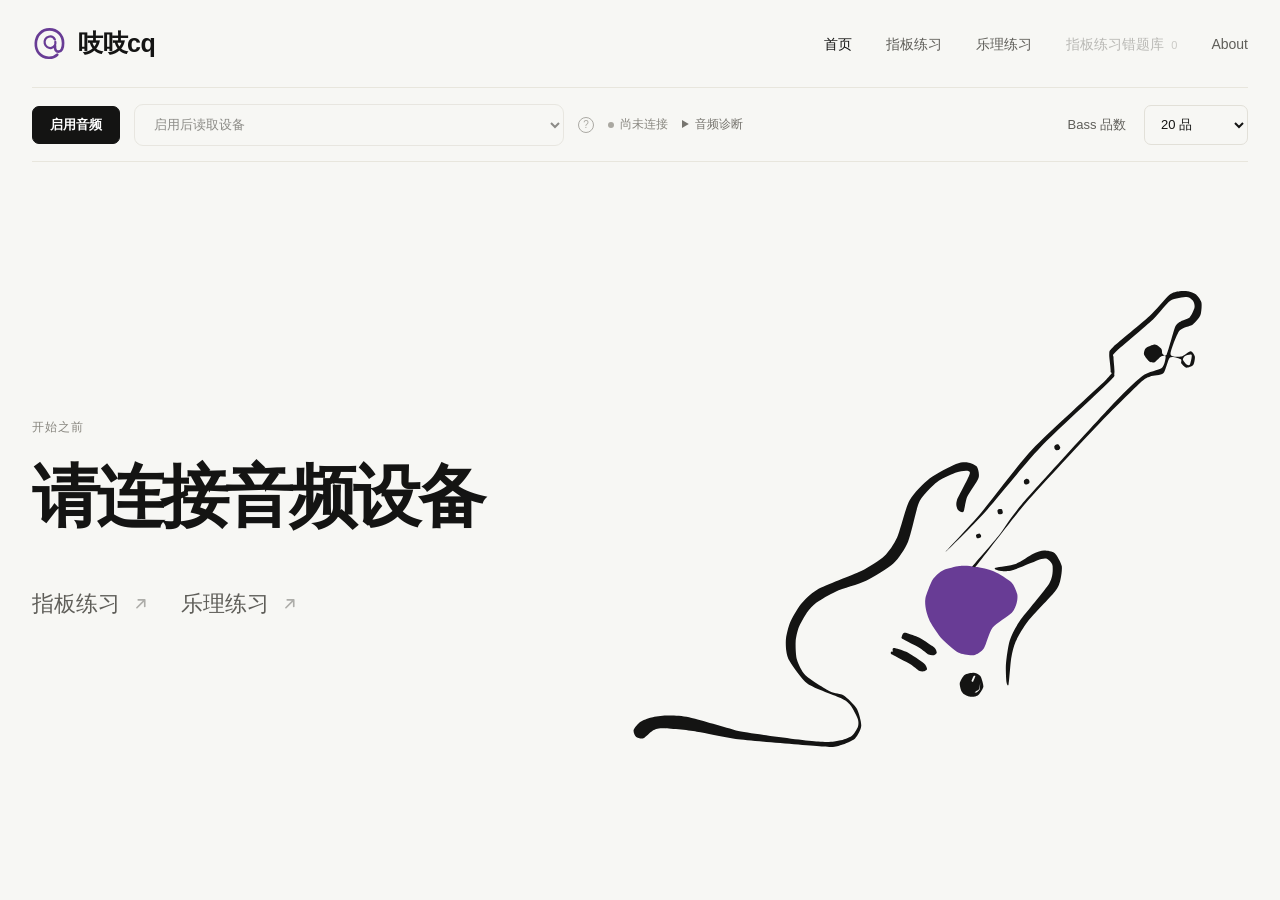
<file: index.html>
<!doctype html>
<html lang="zh-CN">
<head>
  <meta charset="UTF-8" />
  <meta name="viewport" content="width=device-width, initial-scale=1" />
  <link rel="icon" href="data:," />
  <link rel="preload" as="image" href="assets/maimai-about.webp" type="image/webp" />
  <title>贝斯指板练习</title>
  <link rel="stylesheet" href="base-styles.css?v=20260902-1" />
  <link rel="stylesheet" href="styles.css?v=20260920-2" />
  <script src="home-ui.js?v=20260920-1" defer></script>
  <script src="bass-motion.js?v=20260902-1" defer></script>
  <script src="theory-hub.js?v=20260905-2" defer></script>
</head>
<body>
  <main class="shell">
    <header class="site-header" data-tuning-module="header">
      <a class="home-brand" href="./" data-home-action="home" aria-label="返回首页">
        <svg class="brand-mark" viewBox="0 0 42 42" aria-hidden="true">
          <path class="at-outer" d="M30.3 34.4c-2.8 2.7-6.4 4-10.6 3.7C10.4 37.5 4.1 30.4 4.6 20.5 5.1 10.8 12 4 21.1 4.1c9.2.1 16.1 6.8 16.2 16.2.1 6.5-2.1 10.5-5.5 10.5-3.1 0-4.7-2.7-4.2-7.1" />
          <path class="at-inner" d="M27.4 16.1c-1.4-2.6-4.6-4-7.5-3.2-3.5.9-5.5 4.6-4.6 8.2.9 3.7 4.6 6 8.1 5.2 3.1-.7 5.2-3.9 4.6-7.2" />
        </svg>
        <span>吱吱cq</span>
      </a>
      <h1 class="practice-brand-title">
        <svg class="practice-brand-mark" viewBox="870 575 195 185" aria-hidden="true">
          <path d="M882,641C883.3,634.6 891.2,614.4 894,609C896.8,603.6 902.2,598.5 905,596C907.8,593.5 912.2,589.8 917,588C921.8,586.2 939,581.7 945,581C951,580.3 965.4,580 974,583C980.2,582.2 1001.8,587.6 1010,591C1018.2,594.4 1036.8,606 1042,611C1047.2,616 1051.8,628.3 1053,633C1054.2,637.7 1053.2,645.8 1052,650C1050.8,654.2 1048.4,662.5 1043,668C1037.6,673.5 1013.2,688.1 1007,696C1000.8,703.9 995.2,727.9 991,734C986.8,740.1 977.8,746 972,747C966.2,748 950.1,745.6 943,742C935.9,738.4 919.2,723.8 913,717C906.8,710.2 894.6,691.6 891,685C887.4,678.4 884.1,667.3 883,662C881.9,656.7 880.7,647.4 882,641Z" />
        </svg>
        <span id="practiceBrandText">贝斯指板练习</span>
      </h1>
      <nav class="top-nav" aria-label="主导航">
        <button class="top-nav-link is-active" type="button" data-home-action="home">首页</button>
        <button class="top-nav-link" type="button" data-home-action="fretboard">指板练习</button>
        <button class="top-nav-link" type="button" data-home-action="theory">乐理练习</button>
        <button id="headerWrongBank" class="top-nav-link" type="button" data-home-action="wrong">指板练习错题库 <span id="headerWrongCount">0</span></button>
        <button id="aboutButton" class="top-nav-link" type="button">About</button>
      </nav>
    </header>

    <section id="audioControls" class="card controls home-setup-bar" aria-label="音频与贝斯设置">
      <div class="setup-main">
        <button id="startButton" data-tuning-text="startButton">启用音频</button>
        <div class="device-field" data-tuning-module="deviceControls">
          <label class="sr-only" for="deviceSelect" data-tuning-text="audioLabel">音频输入设备</label>
          <select id="deviceSelect" disabled><option value="">启用后读取设备</option></select>
        </div>
        <span class="help-note help-note--audio">
          <button class="help-note-trigger" type="button" aria-label="音频输入说明" aria-expanded="false">?</button>
          <span class="help-note-popover" role="tooltip" hidden>推荐使用声卡，自带麦可能不稳定。</span>
        </span>
        <p id="deviceStatus" class="status"><span class="dot"></span>尚未连接</p>
        <details id="diagnosticPanel" class="diagnostic-panel" data-tuning-module="diagnostics">
          <summary>音频诊断</summary>
          <section class="diagnostics">
            <div><span>信号</span><strong id="level">— dB</strong></div>
            <div><span>置信度</span><strong id="confidence">—</strong></div>
            <div><span>稳定帧</span><strong id="stableFrames">0 / 4</strong></div>
          </section>
        </details>
      </div>
      <span class="bass-setup-copy">Bass 品数</span>
      <div class="instrument-config" data-tuning-module="fretSetup">
        <label class="sr-only" for="fretCount" data-tuning-text="fretLabel">贝斯品数</label>
        <select id="fretCount" class="compact-select" aria-label="贝斯品数">
          <option value="20" selected>20 品</option>
          <option value="21">21 品</option>
          <option value="22">22 品</option>
          <option value="24">24 品</option>
        </select>
      </div>
      <p class="privacy" data-tuning-module="privacy" data-tuning-text="privacyText">音频只在当前浏览器中分析，不上传、不保存。</p>
    </section>

    <section id="homeView" class="home-hero" aria-label="选择练习模块">
      <div class="hero-copy">
        <p class="hero-kicker">开始之前</p>
        <h2 data-tuning-text="productTitle">选择你的练习</h2>
        <nav class="practice-entry-list" aria-label="练习入口">
          <button id="fretboardTab" class="practice-entry" data-description="音名、弦位、八度与反应速度" data-tuning-module="fretboardCard">
            <span class="practice-entry-breathe" aria-hidden="true"></span>
            <strong data-tuning-text="fretboardTitle">指板练习</strong><svg class="practice-entry-arrow" viewBox="0 0 12 12" aria-hidden="true"><path d="M3 9 9 3M4 3h5v5" /></svg>
            <small class="practice-entry-touch-description" data-tuning-text="fretboardDescription">音名、弦位、八度与反应速度</small>
          </button>
          <button id="theoryTab" class="practice-entry" data-description="音阶、五度音型与和弦琶音" data-tuning-module="theoryCard">
            <span class="practice-entry-breathe" aria-hidden="true"></span>
            <strong data-tuning-text="theoryTitle">乐理练习</strong><svg class="practice-entry-arrow" viewBox="0 0 12 12" aria-hidden="true"><path d="M3 9 9 3M4 3h5v5" /></svg>
            <small class="practice-entry-touch-description" data-tuning-text="theoryDescription">音阶、五度音型与和弦琶音</small>
          </button>
        </nav>
        <p id="practiceEntryDescription" class="practice-entry-description" aria-live="polite"></p>
      </div>
      <figure class="bass-illustration" aria-label="抽象手绘贝斯插画">
        <div class="bass-motion-stage" data-svg-src="./assets/home/abstract-bass-motion.svg" aria-hidden="true">
          <img src="./assets/home/abstract-bass-transparent.png" alt="" />
        </div>
      </figure>
    </section>

    <section id="practiceWorkspace" hidden>
      <div class="workspace-bar" hidden><button id="backHomeButton" class="back-button">← 返回首页</button><strong id="workspaceTitle">指板练习</strong></div>

    <section id="fretboardModule">
    <div class="practice-grid">
    <aside class="practice-sidebar">
    <details class="card fretboard-options" open>
      <summary><span>训练范围</span><small id="fretboardOptionsSummary">单弦 E · 仅自然音</small></summary>
    <section class="settings" aria-label="练习设置">
      <div class="setting-row">
        <div><strong>练习弦</strong></div>
        <div class="choice">
          <label><input type="radio" name="stringMode" value="single" checked><span>单弦</span></label>
          <label><input type="radio" name="stringMode" value="mixed"><span>混合弦</span></label>
        </div>
      </div>
      <div id="stringPicker" class="string-picker" aria-label="选择练习弦">
        <label><input type="radio" name="bassString" value="E" checked><span>E</span></label>
        <label><input type="radio" name="bassString" value="A"><span>A</span></label>
        <label><input type="radio" name="bassString" value="D"><span>D</span></label>
        <label><input type="radio" name="bassString" value="G"><span>G</span></label>
      </div>
      <div class="setting-row">
        <div><strong>音名范围</strong></div>
        <div class="choice">
          <label><input type="radio" name="noteSet" value="natural" checked><span>仅自然音</span></label>
          <label><input type="radio" name="noteSet" value="all"><span>全部音</span></label>
          <label><input type="radio" name="noteSet" value="accidental"><span>仅升降音</span></label>
        </div>
      </div>
      <div class="settings-group-heading"><strong>其他设置</strong><small id="fretboardChallengeSummary">不区分八度 · 不限时</small></div>
      <div class="setting-row">
        <div><strong>八度判定</strong><small>开启后必须区分 G2、G3等实际音高</small></div>
        <div class="choice">
          <label><input type="radio" name="octaveMode" value="ignore" checked><span>不区分</span></label>
          <label><input type="radio" name="octaveMode" value="exact"><span>区分八度</span></label>
        </div>
      </div>
      <div class="setting-row">
        <div><strong>答题时间</strong><small>超时不计入错题库</small></div>
        <div class="choice">
          <label><input type="radio" name="timeLimit" value="0" checked><span>不限时</span></label>
          <label><input type="radio" name="timeLimit" value="5"><span>5 秒</span></label>
          <label><input type="radio" name="timeLimit" value="3"><span>3 秒</span></label>
        </div>
      </div>
    </section>
    </details>
    <button id="wrongBankButton" class="wrong-bank-button" hidden>错题库 <span id="wrongCount">0</span></button>
    <span class="signature-watermark signature-watermark--practice" aria-hidden="true">@吱吱cq</span>
    </aside>

    <div class="practice-main">
    <div id="quizHome"></div>
    <section id="quizCard" class="card quiz">
      <div class="scorebar">
        <span>第 <strong id="round">1</strong> 题</span>
        <span id="timer">不限时</span>
        <span>正确 <strong id="score">0</strong></span>
      </div>
      <p id="prompt" class="prompt">请弹出</p>
      <div id="targetNote" class="target-note">—</div>
      <p id="enharmonic" class="enharmonic"></p>
      <p id="targetOctave" class="octave">启用音频后开始</p>
      <button id="readyButton" class="ready-button" hidden>开始</button>
      <div id="feedback" class="feedback waiting">等待开始</div>
      <p id="heard" class="heard">当前识别：—</p>
      <div class="quiz-actions">
        <button id="exitWrongButton" class="secondary" hidden>退出错题练习</button>
        <button id="pauseButton" class="secondary" disabled>暂停练习</button>
        <button id="nextButton" class="secondary" disabled>跳过本题</button>
      </div>
    </section>
    <div class="fretboard-mobile-footer-actions">
      <button class="fretboard-mobile-home back-button" type="button" data-home-action="home">返回首页</button>
      <div class="coverage-help-group">
        <div id="fretboardCoverage" class="coverage-status">覆盖 0 / 0</div>
        <span class="help-note help-note--coverage">
          <button class="help-note-trigger" type="button" aria-label="题库覆盖说明" aria-expanded="false">?</button>
          <span class="help-note-popover" role="tooltip" hidden>当前设置下完整练过的题目 / 全部题目</span>
        </span>
      </div>
    </div>
    </div>
    </div>
    <footer class="practice-footer">@吱吱cq</footer>
    </section>

    <section id="theoryModule" hidden>
      <section id="theoryHub" class="theory-hub">
        <nav class="theory-hub-tabs" role="tablist" aria-label="选择乐理练习">
          <button class="theory-hub-tab is-selected" type="button" role="tab" aria-selected="true" data-hub-theory="scale">音阶</button>
          <button class="theory-hub-tab" type="button" role="tab" aria-selected="false" data-hub-theory="triad">和弦琶音</button>
          <button class="theory-hub-tab" type="button" role="tab" aria-selected="false" data-hub-theory="interval">五度音型</button>
          <button class="theory-hub-tab" type="button" role="tab" aria-selected="false" data-hub-theory="degree">调内级数</button>
        </nav>
        <section id="theoryHubHero" class="theory-hub-hero" data-hub-kind="scale" aria-labelledby="theoryHubTitle">
          <div class="theory-hub-copy">
            <div class="theory-hub-copy-content">
              <p class="theory-hub-kicker">乐理练习</p>
              <h2 id="theoryHubTitle">音阶</h2>
              <p id="theoryHubDescription">熟悉大调与自然小调的音阶走向</p>
              <button id="theoryHubLaunch" type="button" data-theory-type="scale" hidden aria-hidden="true" tabindex="-1"></button>
            </div>
          </div>
          <div class="theory-hub-preview" aria-label="音阶练习过程预览">
            <span class="signature-watermark signature-watermark--hub" aria-hidden="true">@吱吱cq</span>
            <div class="theory-preview-copy">
              <p id="theoryPreviewPrompt" class="theory-preview-prompt" hidden></p>
              <h3 id="theoryPreviewTitle">大调</h3>
            </div>
            <div id="theoryPreviewSequence" class="theory-preview-sequence theory-preview-sequence--scale" aria-hidden="true"></div>
          </div>
        </section>
        <footer class="practice-footer">@吱吱cq</footer>
      </section>
      <select id="theoryType" hidden aria-label="当前乐理练习"><option value="scale">音阶</option><option value="interval">五度音型</option><option value="triad">和弦琶音</option><option value="degree">调内级数</option></select>
      <section id="theoryPractice" hidden>
      <div class="subpage-bar theory-hub-back-row"><button id="backTheoryButton" class="back-button">返回乐理 Hub</button><strong id="theoryPracticeTitle" class="sr-only">音阶</strong></div>
      <div class="practice-grid theory-grid">
      <aside class="practice-sidebar">
      <details class="card theory-options" open>
        <summary><span>训练范围</span><small id="theoryOptionsSummary">可选</small></summary>
        <section class="settings theory-settings">
        <div id="scaleQualityRow" class="setting-row">
          <div><strong id="scaleQualityLabel">音阶类型</strong></div>
          <select id="scaleQuality" class="compact-select" aria-label="音阶类型">
            <option value="major" selected>大调</option>
            <option value="minor">自然小调</option>
            <option value="major-pentatonic">大调五声音阶</option>
            <option value="minor-pentatonic">小调五声音阶</option>
            <option value="minor-blues">小调布鲁斯音阶</option>
          </select>
        </div>
        <div id="theoryRootRangeRow" class="setting-row">
          <div><strong id="theoryRootRangeLabel">主音范围</strong></div>
          <div class="choice">
            <label><input type="radio" name="theoryRootRange" value="natural" checked><span>仅自然音</span></label>
            <label><input type="radio" name="theoryRootRange" value="all"><span>全部音</span></label>
            <label><input type="radio" name="theoryRootRange" value="accidental"><span>仅升降音</span></label>
          </div>
        </div>
        <div class="setting-row">
          <div><strong id="theoryKeyLabel">调</strong></div>
          <select id="scaleKey" class="compact-select" aria-label="选择调">
            <option value="random" selected>不指定</option>
            <option value="0">C</option><option value="7">G</option><option value="2">D</option><option value="9">A</option>
            <option value="4">E</option><option value="11">B</option><option value="6">F♯ / G♭</option><option value="1">C♯ / D♭</option>
            <option value="8">G♯ / A♭</option><option value="3">D♯ / E♭</option><option value="10">A♯ / B♭</option><option value="5">F</option>
          </select>
        </div>
        <div id="theoryStringRow" class="setting-row">
          <div><strong>根音所在弦</strong></div>
          <div class="choice">
            <label><input type="radio" name="scaleString" value="E"><span>E 弦</span></label>
            <label><input type="radio" name="scaleString" value="A"><span>A 弦</span></label>
            <label><input type="radio" name="scaleString" value="D"><span>D 弦</span></label>
            <label><input type="radio" name="scaleString" value="G"><span>G 弦</span></label>
            <label><input type="radio" name="scaleString" value="mixed" checked><span>不指定</span></label>
          </div>
        </div>
        <div id="arpStringRow" class="setting-row" hidden>
          <div><strong>起始弦</strong><small>从 E 弦或 A 弦根音开始</small></div>
          <div class="choice">
            <label><input type="radio" name="arpString" value="E"><span>E 弦</span></label>
            <label><input type="radio" name="arpString" value="A"><span>A 弦</span></label>
            <label><input type="radio" name="arpString" value="mixed" checked><span>不指定</span></label>
          </div>
        </div>
        <div id="triadRow" class="setting-row" hidden>
          <div><strong>和弦类型</strong></div>
          <select id="triadType" class="compact-select" aria-label="和弦类型">
            <option value="random">不指定</option>
            <option value="major" selected>大三和弦</option>
            <option value="minor">小三和弦</option>
            <option value="diminished">减三和弦</option>
            <option value="major7">大七和弦（Maj7）</option>
            <option value="minor7">小七和弦（m7）</option>
            <option value="dominant7">属七和弦（7）</option>
          </select>
        </div>
        </section>
      </details>
      <span class="signature-watermark signature-watermark--practice signature-watermark--theory" aria-hidden="true">@吱吱cq</span>
      </aside>
      <div class="practice-main theory-practice-main">
      <section class="card scale-quiz">
        <p id="scalePrompt" class="prompt">从 A 弦上的 C 开始</p>
        <h2 id="scaleTitle">C 大调</h2>
        <p id="scaleDirectionText" class="scale-direction">上行一个八度，再下行返回</p>
        <div id="scaleProgress" class="scale-progress" aria-label="C大调音阶进度"></div>
        <div id="scaleFeedback" class="feedback waiting">启用音频后开始</div>
        <p id="scaleHeard" class="heard"></p>
        <div id="sequenceHintControls" class="sequence-hint-controls">
          <div class="choice">
            <label><input type="radio" name="hintMode" value="guided"><span>显示音名</span></label>
            <label><input type="radio" name="hintMode" value="memory" checked><span>隐藏音名</span></label>
          </div>
        </div>
        <div class="quiz-actions">
          <button id="resetScaleButton" class="secondary">重新开始</button>
          <button id="skipTheoryButton" class="secondary">跳过本题</button>
        </div>
      </section>
      <div class="theory-mobile-footer-actions">
        <button class="theory-mobile-hub back-button" type="button" data-theory-return>返回乐理 Hub</button>
        <div class="coverage-help-group">
          <div id="theoryCoverage" class="coverage-status">覆盖 0 / 0</div>
          <span class="help-note help-note--coverage">
            <button class="help-note-trigger" type="button" aria-label="题库覆盖说明" aria-expanded="false">?</button>
            <span class="help-note-popover" role="tooltip" hidden>当前设置下完整练过的题目 / 全部题目</span>
          </span>
        </div>
      </div>
      </div>
      </div>
      <footer class="practice-footer">@吱吱cq</footer>
      </section>
    </section>

    </section>
  </main>
  <dialog id="wrongPracticeDialog" class="wrong-practice-dialog">
    <div class="wrong-practice-head">
      <div class="wrong-practice-title-row">
        <h2>错题练习</h2>
        <span class="help-note help-note--inverse">
          <button class="help-note-trigger" type="button" aria-label="错题库说明" aria-expanded="false">?</button>
          <span class="help-note-popover" role="tooltip" hidden>
            <span>同一道题连续答错两次后会进入错题库。</span>
            <span>首次作答正确才会移出。</span>
            <span>错题库会保存在当前设备的浏览器中。</span>
          </span>
        </span>
      </div>
      <span id="wrongPracticeRemaining"></span>
    </div>
    <div id="wrongPracticeBody" class="wrong-practice-body"></div>
  </dialog>
  <dialog id="aboutDialog" class="about-dialog" aria-labelledby="aboutDialogTitle">
    <header class="about-dialog-head">
      <h2 id="aboutDialogTitle">About</h2>
      <button id="closeAboutButton" class="about-dialog-close" type="button" aria-label="关闭 About">×</button>
    </header>
    <div class="about-dialog-copy">
      <p>这是一个帮助记忆贝斯指板的小工具。</p>
      <p>它可以听实际弹奏的音高，和你一起完成练习。</p>
      <p class="about-dialog-storage-note">练习进度和训练设置在刷新或关闭网站后会重置。</p>
      <p>目前包含指板音位记忆和一部分乐理内容，欢迎探索。</p>
    </div>
    <div class="about-dialog-signoff">
      <div class="about-dialog-contact">
        <span>找到我</span>
        <strong>小红书 @吱吱cq</strong>
        <svg class="about-dialog-spiral" viewBox="0 0 20 20" aria-hidden="true">
          <path d="M10 2.5c4.15 0 7 2.65 7 6.25 0 4.2-3.45 7.25-7.65 7.25C5.7 16 3 13.75 3 10.65c0-2.85 2.25-4.9 5-4.9 2.35 0 4 1.45 4 3.35 0 1.65-1.3 2.85-2.9 2.85-1.35 0-2.3-.85-2.3-1.9 0-.9.65-1.55 1.45-1.55" />
        </svg>
      </div>
      <div class="about-dialog-maimai-unit">
        <img class="about-dialog-maimai" src="assets/maimai-about.webp" alt="麦麦" />
        <span class="about-dialog-maimai-caption">特别致谢：麦麦女士</span>
      </div>
    </div>
  </dialog>
  <dialog id="timeSupportDialog" class="support-dialog">
    <h2>需要切换为不限时吗？</h2>
    <p>已经连续 5 题超时或出现错误。可以先取消计时，专注找到正确的音。</p>
    <div class="support-actions">
      <button id="switchUntimedButton">返回不限时练习</button>
      <button id="continueTimedButton" class="secondary">继续计时练习</button>
    </div>
  </dialog>
  <script type="module" src="app.js?v=20260919-4"></script>
</body>
</html>
</file>
<file: base-styles.css>
:root { color-scheme: dark; font-family: Inter, ui-sans-serif, -apple-system, BlinkMacSystemFont, "Segoe UI", sans-serif; background:#0b0d0c; color:#f1f3ed; }
* { box-sizing:border-box; }
body { margin:0; min-height:100vh; background:radial-gradient(circle at 50% -20%,#263126 0,transparent 42%),#0b0d0c; }
.shell { width:min(680px,calc(100% - 32px)); margin:0 auto; padding:52px 0 48px; }
header { margin-bottom:24px; }
.eyebrow { color:#b7e56d; letter-spacing:.16em; font-size:12px; font-weight:700; margin:0 0 10px; }
h1 { font-size:clamp(30px,6vw,48px); letter-spacing:-.04em; margin:0; }
.subtitle { color:#92998f; margin:10px 0 0; }
.card { border:1px solid #2a2f2a; border-radius:18px; background:rgba(22,25,22,.92); box-shadow:0 18px 60px rgba(0,0,0,.24); }
.controls { padding:20px; margin-bottom:14px; }
label { display:block; color:#b8beb4; font-size:13px; margin-bottom:9px; }
.control-row { display:flex; gap:10px; }
select,button { min-height:44px; border-radius:10px; border:1px solid #394038; font:inherit; }
select { min-width:0; flex:1; padding:0 12px; background:#0f120f; color:#e8ece4; }
button { padding:0 19px; border-color:#b7e56d; background:#b7e56d; color:#13200d; font-weight:750; cursor:pointer; }
button.stop { border-color:#555d53; background:#272c27; color:#f0f2ed; }
button:disabled { opacity:.55; cursor:wait; }
.status { color:#8d958a; font-size:13px; margin:13px 0 0; }
.dot { display:inline-block; width:7px; height:7px; border-radius:50%; background:#666; margin-right:7px; }
.status.active .dot { background:#b7e56d; box-shadow:0 0 10px #b7e56d; }
.result { min-height:365px; padding:32px 24px; display:flex; align-items:center; flex-direction:column; justify-content:center; }
.hint { margin:0 0 8px; color:#899086; font-size:13px; }
.note { font-size:clamp(90px,25vw,150px); font-weight:800; line-height:.9; letter-spacing:-.08em; font-variant-numeric:tabular-nums; }
.frequency { margin-top:22px; font-size:24px; font-variant-numeric:tabular-nums; }
.unit { color:#7f877d; font-size:14px; }
.tuning { width:min(360px,90%); display:grid; grid-template-columns:22px 1fr 22px; align-items:center; gap:8px; margin-top:25px; color:#697068; }
.meter { height:8px; background:#31362f; border-radius:99px; position:relative; overflow:hidden; }
.meter-fill { position:absolute; left:50%; top:0; width:0; height:100%; background:#b7e56d; transition:width 90ms,left 90ms; }
.center-mark { position:absolute; width:2px; height:14px; background:white; left:calc(50% - 1px); top:-3px; }
.cents { color:#9ca399; font-size:13px; min-height:18px; margin:10px 0 0; }
.diagnostics { display:grid; grid-template-columns:repeat(3,1fr); gap:1px; border:1px solid #282d27; border-radius:14px; overflow:hidden; margin-top:14px; background:#282d27; }
.diagnostics div { padding:15px; background:#151815; display:flex; flex-direction:column; gap:5px; }
.diagnostics span { color:#747c72; font-size:11px; }
.diagnostics strong { font-size:14px; font-variant-numeric:tabular-nums; }
.tips { margin-top:20px; color:#91998f; font-size:13px; line-height:1.6; }
summary { cursor:pointer; color:#b2b9af; }
@media(max-width:520px){.control-row{flex-direction:column}.diagnostics div{padding:12px 9px}.diagnostics strong{font-size:12px}.shell{padding-top:28px}}
</file>
<file: styles.css>
.shell { width:min(1180px,calc(100% - 32px)); padding:24px 0 28px; }
header { margin-bottom:18px; }
header h1 { font-size:clamp(28px,4vw,40px); }
body.in-practice header { margin-bottom:10px; }
body.in-practice header .eyebrow,body.in-practice header .subtitle { display:none; }
body.in-practice header h1 { font-size:24px; }
body.in-practice .shell { padding-bottom:10px; }
.quiz { min-height:430px; padding:25px; text-align:center; position:relative; }
.settings { padding:5px 20px; margin-bottom:14px; }
.setting-row { display:flex; align-items:center; justify-content:space-between; gap:18px; padding:16px 0; border-bottom:1px solid #2a2f2a; }
.setting-row:last-child { border-bottom:0; }
.setting-row[hidden] { display:none; }
.setting-row strong { display:block; font-size:14px; }
.setting-row small { display:block; color:#7e867b; margin-top:4px; line-height:1.35; }
.choice,.string-picker { display:flex; flex-shrink:0; padding:3px; border-radius:10px; background:#0e110e; }
.choice label,.string-picker label { margin:0; cursor:pointer; }
.choice input,.string-picker input { position:absolute; opacity:0; pointer-events:none; }
.choice span,.string-picker span { display:block; padding:7px 10px; border-radius:7px; color:#8e968b; white-space:nowrap; font-size:12px; }
.choice input:checked+span,.string-picker input:checked+span { background:#34412d; color:#c9ef8c; }
.string-picker { margin:11px 0 3px; width:max-content; }
.string-picker span { min-width:42px; text-align:center; font-size:14px; font-weight:750; }
.string-picker.hidden { display:none; }
.compact-select { flex:0 0 auto; min-width:100px; min-height:38px; }
.instrument-config { display:flex; align-items:center; justify-content:space-between; gap:12px; margin-top:15px; padding-top:15px; border-top:1px solid #2a2f2a; }
.instrument-config label { margin:0; color:#d4dad0; font-size:15px; font-weight:750; }
.instrument-config .compact-select { min-width:105px; }
.scorebar { display:flex; justify-content:space-between; color:#8e968b; font-size:13px; }
.scorebar strong { color:#eef1ea; }
#timer.urgent { color:#ff9f8c; font-weight:750; }
.prompt { color:#8b9388; margin:47px 0 4px; }
.target-note { font-size:clamp(100px,28vw,168px); font-weight:850; line-height:.9; letter-spacing:-.06em; font-variant-numeric:tabular-nums; }
.octave-number { display:inline-block; margin-left:.04em; font-size:.48em; letter-spacing:0; vertical-align:baseline; }
.question-concealed { visibility:hidden; }
.ready-button { display:block; margin:0 auto 14px; }
.ready-button[hidden] { display:none; }
.enharmonic { height:20px; color:#b7c1b2; margin:10px 0 0; font-size:14px; }
.octave { color:#8e968b; margin:12px 0 28px; }
.feedback { display:inline-block; min-width:180px; padding:10px 17px; border-radius:99px; font-weight:750; }
.feedback.waiting { color:#90978d; background:#252a24; }
.feedback.correct { color:#18230f; background:#b7e56d; }
.feedback.wrong { color:#ffd5ce; background:#552c27; }
.feedback.listening { color:#d8e6ca; background:#263320; }
.heard { min-height:20px; color:#7d857a; font-size:13px; margin:15px 0; }
.secondary { min-height:38px; color:#c9d0c5; background:transparent; border-color:#3b4239; }
.secondary:disabled { opacity:.35; cursor:not-allowed; }
.quiz-actions { display:flex; justify-content:center; gap:10px; }
.quiz-actions [hidden] { display:none; }
.privacy { text-align:center; color:#626961; font-size:11px; margin-top:16px; }
.wrong-bank-button { display:block; margin:0 0 14px auto; min-height:36px; padding:0 13px; background:#1c211c; border-color:#343a33; color:#bcc4b9; font-size:13px; }
.wrong-bank-button span { display:inline-grid; place-items:center; min-width:22px; height:22px; margin-left:5px; border-radius:99px; background:#353d33; color:#dcedc8; }
.wrong-bank-button:disabled { opacity:.45; cursor:not-allowed; }
.controls.compact { display:flex; align-items:center; gap:14px; padding:10px 14px; }
.controls.compact>label { display:none; }
.controls.compact .control-row { flex:1; min-width:280px; }
.controls.compact .control-row select,.controls.compact .control-row button { min-height:38px; }
.controls.compact .status { max-width:230px; margin:0; overflow:hidden; text-overflow:ellipsis; white-space:nowrap; }
.controls.compact .instrument-config { flex:0 0 auto; margin:0; padding:0; border:0; }
.controls.compact .instrument-config select { min-height:38px; }
.controls.compact .diagnostic-panel,.controls.compact .privacy { display:none; }
.practice-grid { display:grid; grid-template-columns:minmax(260px,320px) minmax(0,1fr); align-items:start; gap:14px; }
.practice-sidebar { min-width:0; }
.practice-main { min-width:0; }
.practice-main .quiz,.theory-grid .scale-quiz { min-height:380px; margin:0; }
.fretboard-options { margin-bottom:12px; padding:0 16px; }
.fretboard-options>summary { display:flex; align-items:center; justify-content:space-between; padding:15px 0; list-style:none; font-size:14px; font-weight:750; }
.fretboard-options>summary::-webkit-details-marker { display:none; }
.fretboard-options>summary small { color:#778073; font-size:12px; font-weight:500; }
.fretboard-options>summary small { max-width:72%; text-align:right; line-height:1.35; }
.fretboard-options[open]>summary { border-bottom:1px solid #2a2f2a; }
.fretboard-options .settings { margin:0; padding:0; }
.practice-sidebar .setting-row { align-items:flex-start; flex-direction:column; gap:9px; padding:12px 0; }
.coverage-status { padding:12px 0 14px; border-top:1px solid #2a2f2a; color:#aeb6aa; font-size:13px; font-weight:700; text-align:center; }
.practice-sidebar .choice { width:100%; }
.practice-sidebar .choice label { flex:1; }
.practice-sidebar .choice span { text-align:center; padding-left:7px; padding-right:7px; }
.practice-sidebar .compact-select { width:100%; }
.practice-sidebar .string-picker { width:100%; }
.practice-sidebar .string-picker label { flex:1; }
.wrong-bank-button { margin-left:0; width:100%; }
.home-modules,.theory-hub { display:grid; grid-template-columns:repeat(2,1fr); gap:14px; }
.module-card,.theory-card { min-height:220px; padding:28px; border:1px solid #30372f; border-radius:18px; background:#151915; color:#edf1e9; text-align:left; }
.module-card { display:flex; flex-direction:column; justify-content:center; }
.module-card:hover,.theory-card:hover { border-color:#71934c; background:#1b2218; }
.module-card-kicker { display:block; margin-bottom:35px; color:#9fcf62; font-size:11px; font-weight:800; letter-spacing:.13em; }
.module-card strong,.theory-card strong { display:block; font-size:28px; }
.module-card small,.theory-card small { display:block; margin-top:8px; color:#858e82; font-size:13px; line-height:1.5; }
.theory-card { min-height:140px; }
.theory-card.secondary-theory { border-style:dashed; }
.workspace-bar,.subpage-bar { display:flex; align-items:center; justify-content:space-between; margin-bottom:14px; }
.workspace-bar strong,.subpage-bar strong { color:#cbd2c7; font-size:14px; }
.back-button { min-height:36px; padding:7px 12px; border-color:#343b32; background:transparent; color:#aeb6aa; font-size:13px; }
.subpage-bar { margin-top:2px; }
.theory-hub[hidden],#theoryPractice[hidden],#practiceWorkspace[hidden],#homeView[hidden] { display:none; }
.module-tabs { display:grid; grid-template-columns:1fr 1fr; gap:5px; margin:0 0 14px; padding:5px; border:1px solid #2b312a; border-radius:13px; background:#111411; }
.module-tabs button { border-color:transparent; background:transparent; color:#858d82; }
.module-tabs button.active { background:#34412d; color:#cef394; }
.fixed-value { color:#c6cec2; font-size:13px; }
.theory-entry { padding:5px 20px; margin-bottom:14px; }
.theory-entry .setting-row { border-bottom:0; }
.theory-options { margin-bottom:14px; padding:0 20px; }
.theory-options>summary { display:flex; align-items:center; justify-content:space-between; padding:16px 0; cursor:pointer; color:#c6cec2; font-size:14px; font-weight:750; list-style:none; }
.theory-options>summary::-webkit-details-marker { display:none; }
.theory-options>summary small { max-width:72%; color:#778073; font-size:12px; font-weight:500; text-align:right; line-height:1.35; }
.theory-options[open]>summary { border-bottom:1px solid #2a2f2a; }
.theory-options .settings { margin:0; padding:0; }
.scale-quiz { min-height:430px; padding:30px 25px; text-align:center; }
.scale-quiz h2 { margin:8px 0 3px; font-size:45px; }
.scale-direction { margin:0 0 40px; color:#7f877c; }
.scale-progress { display:grid; grid-template-columns:repeat(8,1fr); justify-content:center; gap:7px; margin:0 auto 38px; max-width:560px; }
.scale-step { display:flex; align-items:center; justify-content:center; height:56px; border:1px solid #343b32; border-radius:10px; color:#777f75; font-weight:750; }
.scale-progress.round-trip { width:100%; grid-template-columns:repeat(15,minmax(0,42px)); justify-content:center; gap:4px; max-width:none; }
.scale-progress.round-trip .scale-step { height:44px; border-radius:7px; font-size:13px; }
.scale-progress.short-sequence { grid-template-columns:repeat(auto-fit,minmax(70px,1fr)); max-width:320px; }
.scale-step.done { border-color:#759a4a; background:#293820; color:#c9ef90; }
.scale-step.current { border-color:#b7e56d; color:#eff7e5; box-shadow:0 0 0 2px rgba(183,229,109,.12); }
.scale-step.concealed { color:#596057; }
.scale-step.hint { color:#e2efcf; border-style:dashed; }
.progress-octave { margin-left:2px; font-size:.68em; font-weight:650; opacity:.72; align-self:center; }
.sequence-hint-controls { display:flex; align-items:center; justify-content:center; gap:12px; margin:0 auto 14px; color:#8b9388; font-size:13px; }
.sequence-hint-controls .choice { width:auto; }
.support-dialog { width:min(430px,calc(100% - 28px)); padding:26px; border:1px solid #3b4438; border-radius:18px; background:#121612; color:#edf1e9; box-shadow:0 30px 100px #000; }
.support-dialog::backdrop { background:rgba(0,0,0,.72); backdrop-filter:blur(4px); }
.support-dialog h2 { margin:0 0 10px; font-size:24px; }
.support-dialog p { margin:0 0 22px; color:#90988d; line-height:1.65; }
.support-actions { display:flex; gap:10px; }
.support-actions button { flex:1; }

/* Timed-practice support uses the same neutral modal language as wrong-answer practice. */
.support-dialog { border:1px solid rgba(255,255,255,.12); background:#141413; color:#fff; box-shadow:0 18px 50px rgba(0,0,0,.14); }
.support-dialog p { color:rgba(255,255,255,.72); }
.support-dialog #switchUntimedButton { border-color:#683c95; background:#683c95; color:#fff; }
.support-dialog #continueTimedButton { border-color:rgba(255,255,255,.18); background:transparent; color:#fff; }
.support-dialog #continueTimedButton:hover,.support-dialog #continueTimedButton:focus-visible { border-color:rgba(255,255,255,.3); background:rgba(255,255,255,.06); }
.ready-button { border-color:#683c95; background:#683c95; color:#fff; }
#theoryModule[hidden],#fretboardModule[hidden] { display:none; }
.wrong-practice-dialog { width:min(730px,calc(100% - 24px)); max-height:calc(100vh - 24px); padding:18px; overflow:auto; border:1px solid #394137; border-radius:20px; background:#0e110e; color:#f1f3ed; box-shadow:0 35px 120px #000; }
.wrong-practice-dialog::backdrop { background:rgba(0,0,0,.78); backdrop-filter:blur(5px); }
.wrong-practice-head { display:flex; justify-content:space-between; align-items:flex-end; padding:5px 5px 15px; }
.wrong-practice-head h2 { margin:0; font-size:27px; }
.wrong-practice-head .eyebrow { margin-bottom:4px; }
.wrong-practice-head>span { color:#8c9488; font-size:13px; }
.wrong-practice-dialog .quiz { box-shadow:none; }
.diagnostic-panel { margin-top:14px; color:#7d857a; font-size:12px; }
.diagnostic-panel summary { width:max-content; margin:0 auto; cursor:pointer; }
.diagnostic-panel .diagnostics { margin-top:10px; }
@media(min-width:701px){
  .controls:not(.compact){display:grid;grid-template-columns:minmax(0,1fr) auto;grid-template-rows:auto auto auto;column-gap:20px;row-gap:7px;padding:14px 16px}
  .controls:not(.compact)>label{grid-column:1;grid-row:1;margin:0}
  .controls:not(.compact)>.control-row{grid-column:1;grid-row:2}
  .controls:not(.compact)>.status{grid-column:1;grid-row:3;margin:0;align-self:center}
  .controls:not(.compact)>.instrument-config{grid-column:2;grid-row:2;margin:0;padding:0;border:0;justify-content:flex-start}
  .controls:not(.compact)>.diagnostic-panel{grid-column:2;grid-row:3;margin:0;align-self:center}
  .controls:not(.compact)>.privacy{grid-column:1 / -1;margin:0;text-align:left}
}
@media(max-width:700px){.practice-grid{grid-template-columns:1fr}.controls.compact{align-items:stretch;flex-direction:column}.controls.compact .control-row{min-width:0}.controls.compact .status{max-width:none}.controls.compact .instrument-config{padding-top:10px;border-top:1px solid #2a2f2a}.setting-row{align-items:flex-start;flex-direction:column}.choice{width:100%}.choice label{flex:1}.choice span{text-align:center}.quiz{min-height:410px}}
@media(max-width:600px){.home-modules,.theory-hub{grid-template-columns:1fr}.module-card,.theory-card{min-height:125px}.module-card-kicker{margin-bottom:22px}}
@media(max-width:600px){.scale-progress.round-trip{gap:2px}.scale-progress.round-trip .scale-step{height:36px;border-radius:5px;font-size:10px}}
@media(max-width:600px){.scale-progress{grid-template-columns:repeat(4,1fr)}.scale-step{height:48px}}
@media(max-width:600px){.sequence-hint-controls{align-items:stretch;flex-direction:column}.support-actions{flex-direction:column}}

/* Home UI v1 — editorial warm-white system. */

body:not(.in-practice) {
  background:#f7f7f4;
  color:#141413;
  font-family:"PingFang SC","Microsoft YaHei",sans-serif;
}
body:not(.in-practice) .shell { width:min(1420px,calc(100% - 64px)); margin:0 auto; padding:0; }
.sr-only { position:absolute !important; width:1px !important; height:1px !important; padding:0 !important; margin:-1px !important; overflow:hidden !important; clip:rect(0,0,0,0) !important; white-space:nowrap !important; border:0 !important; }

.site-header { display:flex; align-items:center; justify-content:space-between; min-height:88px; margin:0; border-bottom:1px solid #e8e6dd; }
.home-brand { display:inline-flex; align-items:center; gap:11px; color:#141413; text-decoration:none; font-size:25px; font-weight:600; letter-spacing:-.02em; }
.brand-mark { width:35px; height:35px; overflow:visible; }
.brand-mark path { fill:none; stroke:#683c95; stroke-linecap:round; stroke-linejoin:round; }
.brand-mark .at-outer { stroke-width:3.2; }
.brand-mark .at-inner { stroke-width:2.7; }
.top-nav { display:flex; align-items:center; gap:34px; }
.top-nav-link { position:relative; min-height:36px; padding:0; border:0; border-radius:0; background:transparent; color:#5f5e59; font:500 14px/1 "PingFang SC","Microsoft YaHei",sans-serif; }
.top-nav-link::after { content:""; position:absolute; right:0; bottom:0; left:0; height:1px; background:#683c95; opacity:0; transform:scaleX(.4); transition:opacity 150ms ease,transform 150ms ease; }
.top-nav-link:hover,.top-nav-link:focus-visible,.top-nav-link.is-active { color:#141413; }
.top-nav-link:hover::after,.top-nav-link:focus-visible::after { opacity:1; transform:scaleX(1); }
.top-nav-link:disabled { opacity:.4; cursor:not-allowed; }
#headerWrongCount { display:inline-block; min-width:1ch; margin-left:3px; color:#8b8983; font-size:11px; }
.practice-brand-title { display:none; }

.help-note { position:relative; display:inline-flex; align-items:center; flex:0 0 auto; }
.help-note-trigger { display:inline-grid; place-items:center; width:16px; height:16px; min-height:16px; padding:0; border:1px solid currentColor; border-radius:50%; background:transparent; color:#88867f; font:400 10px/1 "PingFang SC","Microsoft YaHei",sans-serif; opacity:.68; box-shadow:none; }
.help-note-trigger:hover,.help-note-trigger:focus-visible,.help-note-trigger[aria-expanded="true"] { background:transparent; color:#5f5e59; opacity:1; box-shadow:none; }
.help-note-popover { position:fixed; z-index:10000; width:max-content; max-width:min(260px,calc(100vw - 24px)); padding:9px 11px; border:1px solid #e2e0d8; border-radius:7px; background:#f7f7f4; color:#5f5e59; font-size:11px; font-weight:400; line-height:1.55; text-align:left; white-space:normal; box-shadow:0 6px 18px rgba(20,20,19,.06); }
.help-note-popover[hidden] { display:none; }
.help-note-popover>span { display:block; }
.help-note--inverse .help-note-trigger { color:rgba(255,255,255,.74); }
.help-note--inverse .help-note-trigger:hover,.help-note--inverse .help-note-trigger:focus-visible,.help-note--inverse .help-note-trigger[aria-expanded="true"] { color:#fff; }
.help-note--coverage .help-note-trigger { width:14px; height:14px; min-height:14px; color:#5f5e59; font-size:9px; opacity:.55; }
.coverage-help-group { display:flex; align-items:center; justify-content:flex-end; gap:5px; }
.wrong-practice-title-row { display:flex; align-items:center; gap:8px; }
.help-note--audio { align-self:center; }

.about-dialog { width:min(640px,calc(100% - 48px)); max-height:calc(100vh - 32px); padding:32px 42px 22px; overflow:auto; border:1px solid #e2e0d8; border-radius:16px; background:#f7f7f4; color:#141413; box-shadow:0 18px 50px rgba(20,20,19,.12); }
.about-dialog::backdrop { background:rgba(20,20,19,.42); backdrop-filter:none; }
.about-dialog-head { display:flex; align-items:center; justify-content:space-between; gap:24px; margin-bottom:28px; }
.about-dialog-head h2 { margin:0; color:#141413; font-size:28px; font-weight:650; line-height:1.2; letter-spacing:-.025em; }
.about-dialog-close { display:inline-flex; align-items:center; justify-content:center; width:40px; height:40px; min-height:40px; margin:-7px -8px -7px 0; padding:0; border:0; border-radius:0; outline:0; background:transparent; color:#aaa8a1; font:300 18px/1 Arial,sans-serif; box-shadow:none; }
.about-dialog-close:hover { outline:0; background:transparent; color:#85837d; box-shadow:none; }
.about-dialog-close:focus-visible { outline:0; background:transparent; color:#aaa8a1; box-shadow:none; }
.about-dialog-copy { width:100%; margin:0; color:#5f5e59; font-size:17px; font-weight:400; line-height:1.7; }
.about-dialog-copy p { margin:0; }
.about-dialog-copy p+p { margin-top:8px; }
.about-dialog-copy .about-dialog-storage-note { margin-top:12px; }
.about-dialog-signoff { display:grid; grid-template-columns:minmax(170px,1fr) 300px; align-items:center; margin-top:-26px; margin-bottom:-18px; transform:translateX(-64px); }
.about-dialog-maimai-unit { position:relative; display:flex; align-items:center; grid-column:2; grid-row:1; flex-direction:column; width:300px; transform:translate(42px,-20px); }
.about-dialog-maimai { display:block; width:300px; height:auto; margin:0; }
.about-dialog-maimai-caption { margin-top:2px; color:rgba(95,94,89,.62); font-size:11px; font-weight:400; line-height:1.3; white-space:nowrap; }
.about-dialog-contact { z-index:1; display:flex; align-items:center; grid-column:1; grid-row:1; flex-direction:column; gap:2px; transform:translate(10px,2px); color:#683c95; font-size:14px; font-weight:450; line-height:1.4; text-align:center; }
.about-dialog-contact strong { color:#683c95; font-size:14px; font-weight:500; }
.about-dialog-spiral { width:19px; height:19px; margin-top:5px; overflow:visible; fill:none; stroke:#683c95; stroke-width:1.35; stroke-linecap:round; stroke-linejoin:round; }

@media(max-width:900px) and (min-width:521px) {
  .about-dialog { width:min(620px,calc(100% - 48px)); padding:30px 38px 20px; }
  .about-dialog-head h2 { font-size:27px; }
  .about-dialog-copy { width:100%; font-size:17px; }
  .about-dialog-signoff { grid-template-columns:minmax(160px,1fr) 270px; margin-top:-20px; margin-bottom:-14px; transform:translateX(-52px); }
  .about-dialog-maimai-unit { width:270px; transform:translate(36px,-16px); }
  .about-dialog-maimai { width:270px; }
  .about-dialog-contact { transform:translate(8px,0); }
}

body:not(.in-practice) .home-setup-bar { display:grid; grid-template-columns:minmax(0,1fr) auto auto; grid-template-rows:auto; align-items:center; gap:18px; min-height:74px; margin:0; padding:12px 0; border:0; border-bottom:1px solid #e8e6dd; border-radius:0; background:transparent; box-shadow:none; }
.setup-main { display:flex; align-items:center; gap:14px; min-width:0; }
body:not(.in-practice) #startButton { flex:0 0 auto; min-height:38px; padding:0 17px; border:1px solid #141413; border-radius:7px; background:#141413; color:#fff; font-size:13px; font-weight:600; }
body:not(.in-practice) #startButton.stop { border-color:#141413; background:transparent; color:#141413; }
.device-field { flex:0 1 430px; min-width:190px; }
body:not(.in-practice) #deviceSelect { width:100%; min-height:42px; padding:0 42px 0 15px; border:1px solid #e2e0d8; border-radius:9px; background-color:transparent; color:#5f5e59; font-size:13px; font-weight:400; appearance:auto; }
body:not(.in-practice) .home-setup-bar .status { flex:0 0 auto; margin:0; color:#88867f; font-size:12px; white-space:nowrap; }
body:not(.in-practice) .home-setup-bar .dot { width:6px; height:6px; margin-right:6px; background:#aaa8a1; }
body:not(.in-practice) .home-setup-bar .status.active .dot { background:#683c95; box-shadow:none; }
body:not(.in-practice) .home-setup-bar .diagnostic-panel { position:relative; flex:0 0 auto; margin:0; color:#85837d; font-size:12px; }
body:not(.in-practice) .home-setup-bar .diagnostic-panel summary { color:#77756f; }
body:not(.in-practice) .home-setup-bar .diagnostic-panel .diagnostics { position:absolute; z-index:5; top:28px; right:0; width:330px; margin:0; border:1px solid #e2e0d8; border-radius:8px; background:#f7f7f4; }
body:not(.in-practice) .home-setup-bar .diagnostics div { background:#f3f1ec; }
.bass-setup-copy { min-height:38px; padding:0; display:inline-flex; align-items:center; border:0; border-radius:0; color:#5f5e59; font-size:13px; }
body:not(.in-practice) .home-setup-bar .instrument-config { display:block; grid-column:auto; grid-row:auto; margin:0; padding:0; border:0; }
body:not(.in-practice) .home-setup-bar .compact-select { width:104px; min-width:104px; min-height:40px; padding:0 12px; border:1px solid #e2e0d8; border-radius:7px; background:transparent; color:#141413; font-size:13px; }
body:not(.in-practice) .home-setup-bar .privacy { display:none; }

.home-hero { position:relative; display:grid; grid-template-columns:minmax(0,.94fr) minmax(500px,1.06fr); align-items:center; gap:clamp(34px,5vw,84px); min-height:calc(100vh - 164px); padding:clamp(70px,9vh,124px) 0 52px; }
.hero-copy { align-self:center; max-width:650px; padding-left:0; }
.hero-kicker { margin:0 0 24px; color:#88867f; font-size:12px; font-weight:500; letter-spacing:.08em; text-transform:uppercase; }
.hero-copy h2 { max-width:620px; margin:0; color:#141413; font-size:clamp(54px,5.3vw,76px); font-weight:700; line-height:1.08; letter-spacing:-.055em; }
.practice-entry-list { display:flex; align-items:center; gap:20px; margin-top:48px; }
.practice-entry { position:relative; display:inline-flex; align-items:center; gap:13px; min-height:46px; padding:6px 0; border:0; border-radius:8px; background:transparent; color:#5f5e59; font-family:"PingFang SC","Microsoft YaHei",sans-serif; font-size:clamp(19px,1.7vw,25px); font-weight:400; line-height:1.2; transition:background-color 150ms ease,color 150ms ease,padding 150ms ease; }
.practice-entry-breathe { position:absolute; z-index:0; top:50%; left:calc(50% - 26px); width:auto; height:100%; aspect-ratio:1; border-radius:50%; background:transparent; pointer-events:none; transform:translate(-50%,-50%); }
.practice-entry strong,.practice-entry .practice-entry-arrow,.practice-entry .practice-entry-touch-description { position:relative; z-index:1; }
.practice-entry strong { font-weight:400; }
.practice-entry-touch-description { position:absolute; width:1px; height:1px; padding:0; margin:-1px; overflow:hidden; clip:rect(0,0,0,0); white-space:nowrap; border:0; }
.practice-entry-arrow { width:.72em; height:.72em; fill:none; stroke:currentColor; stroke-width:1.25; stroke-linecap:round; stroke-linejoin:round; opacity:.48; transition:opacity 150ms ease; }
.practice-entry:hover,.practice-entry:focus-visible { padding:9px 16px; background:#683c95; color:#fff; outline:none; }
.practice-entry:hover strong,.practice-entry:focus-visible strong { font-weight:500; }
.practice-entry:hover .practice-entry-arrow,.practice-entry:focus-visible .practice-entry-arrow { opacity:1; }
.practice-entry-description { min-height:23px; margin:20px 0 0; color:#5f5e59; font-size:15px; font-weight:400; line-height:1.55; opacity:0; transform:translateY(5px); transition:opacity 170ms ease,transform 170ms ease; }
.practice-entry-description.is-visible { opacity:1; transform:translateY(0); }
.bass-illustration { align-self:center; width:min(126%,1000px); margin:0; justify-self:end; transform:translateX(-3.5%) scale(1.12948264); transform-origin:left bottom; }
.bass-motion-stage { width:100%; aspect-ratio:1619/971; }
.bass-motion-stage>img,.bass-motion-stage>svg { display:block; width:100%; height:100%; }

@media(min-width:1101px) {
  .home-hero { overflow-x:clip; overflow-clip-margin:32px; }
}
@media(min-width:801px) and (max-width:1100px) {
  .bass-illustration { width:min(123%,1000px); transform:translateX(-3.5%) scale(1.07); }
}

body.in-practice .site-header { min-height:auto; border:0; }
body.in-practice .site-header .home-brand,body.in-practice .site-header .top-nav { display:none; }
body.in-practice .practice-brand-title { display:block; }
body.in-practice .home-setup-bar.compact { display:flex; }
body.in-practice .home-setup-bar.compact .setup-main { display:flex; flex:1; align-items:center; gap:10px; min-width:0; }
body.in-practice .home-setup-bar.compact .device-field { flex:1; min-width:180px; }
body.in-practice .home-setup-bar.compact .bass-setup-copy { display:none; }

@media(max-width:980px) {
  body:not(.in-practice) .shell { width:min(100% - 40px,940px); }
  .top-nav { gap:20px; }
  body:not(.in-practice) .home-setup-bar { grid-template-columns:minmax(0,1fr) auto; }
  .setup-main { flex-wrap:wrap; }
  .bass-setup-copy { display:none; }
  .home-hero { grid-template-columns:minmax(0,.9fr) minmax(370px,1.1fr); gap:22px; }
  .hero-copy h2 { font-size:clamp(48px,6.2vw,64px); }
}
@media(max-width:800px) {
  body:not(.in-practice) .shell { width:calc(100% - 32px); }
  .site-header { min-height:72px; }
  .home-brand { font-size:21px; }
  .brand-mark { width:30px; height:30px; }
  .top-nav { gap:14px; }
  .top-nav-link { font-size:12px; }
  .top-nav-link[data-home-action="home"] { display:none; }
  body:not(.in-practice) .home-setup-bar { grid-template-columns:1fr auto; align-items:start; padding:14px 0; }
  .setup-main { gap:10px; }
  .device-field { flex:1 1 230px; }
  body:not(.in-practice) .home-setup-bar .status { order:4; }
  body:not(.in-practice) .home-setup-bar .diagnostic-panel { order:5; }
  .home-hero { grid-template-columns:1fr; min-height:auto; padding:62px 0 38px; }
  .hero-copy { max-width:none; padding:0; }
  .hero-copy h2 { max-width:520px; font-size:clamp(48px,11vw,62px); }
  .practice-entry-list { margin-top:38px; }
  .bass-illustration { width:min(92%,620px); margin-top:8px; justify-self:center; transform:none; }
}
@media(max-width:520px) {
  body:not(.in-practice) .shell { width:calc(100% - 28px); }
  .site-header { align-items:flex-start; min-height:104px; padding:17px 0 12px; }
  .top-nav { display:grid; grid-template-columns:repeat(3,auto); gap:8px 14px; }
  #headerWrongCount { display:none; }
  body:not(.in-practice) .home-setup-bar { display:grid; grid-template-columns:auto minmax(0,1fr) auto; column-gap:8px; row-gap:10px; align-items:center; }
  body:not(.in-practice) .home-setup-bar .setup-main { display:contents; }
  body:not(.in-practice) #startButton { grid-column:1; grid-row:1; }
  .device-field { min-width:0; }
  body:not(.in-practice) .home-setup-bar .device-field { grid-column:2; grid-row:1; }
  body:not(.in-practice) #deviceSelect { min-width:0; }
  body:not(.in-practice) .home-setup-bar .diagnostic-panel { grid-column:3; grid-row:1; justify-self:end; margin:0; }
  body:not(.in-practice) .home-setup-bar .status { grid-column:1 / 3; grid-row:2; justify-self:start; margin:0; }
  body:not(.in-practice) .home-setup-bar .instrument-config { grid-column:3; grid-row:2; margin:0; }
  body:not(.in-practice) .home-setup-bar .bass-setup-copy { display:flex; grid-column:2; grid-row:2; align-self:center; justify-self:end; padding:0; border:0; }
  .home-hero { padding-top:58px; }
  .hero-kicker { margin-bottom:18px; }
  .hero-copy h2 { font-size:47px; letter-spacing:-.05em; }
  .practice-entry-list { align-items:flex-start; flex-direction:column; gap:8px; margin-top:34px; }
  .practice-entry { font-size:21px; }
  .practice-entry-description { margin-top:14px; font-size:14px; }
  .bass-illustration { width:100%; margin:8px 0 0; }
  .about-dialog { width:calc(100% - 32px); max-height:calc(100vh - 28px); padding:24px 22px 18px; border-radius:14px; }
  .about-dialog-head { margin-bottom:24px; }
  .about-dialog-head h2 { font-size:24px; }
  .about-dialog-close { width:40px; height:40px; min-height:40px; margin:-8px -9px -8px 0; }
  .about-dialog-copy { width:100%; font-size:15px; line-height:1.7; }
  .about-dialog-copy p+p { margin-top:7px; }
  .about-dialog-signoff { grid-template-columns:108px 190px; justify-content:center; margin-top:-6px; margin-bottom:-8px; transform:translateX(-18px); }
  .about-dialog-maimai-unit { width:190px; transform:translate(16px,-8px); }
  .about-dialog-maimai { width:190px; }
  .about-dialog-maimai-caption { font-size:10px; }
  .about-dialog-contact { gap:1px; transform:translate(0,-3px); font-size:12px; }
  .about-dialog-contact strong { font-size:12px; }
  .about-dialog-spiral { width:18px; height:18px; margin-top:4px; }
}
@media(max-width:520px) and (orientation:portrait) {
  body:not(.in-practice) .home-hero { overflow-x:clip; }
  body:not(.in-practice) .bass-illustration { width:120%; max-width:none; }
}
@media (hover:none), (pointer:coarse) {
  .practice-entry-list { align-items:flex-start; width:100%; }
  .practice-entry { flex:1 1 0; align-items:flex-start; flex-direction:column; gap:5px; padding:6px 0; color:#5f5e59; text-align:left; }
  .practice-entry:hover,.practice-entry:focus-visible { padding:6px 0; background:transparent; color:#5f5e59; }
  .practice-entry:hover strong,.practice-entry:focus-visible strong { font-weight:400; }
  .practice-entry-arrow { display:none; }
  .practice-entry-touch-description { position:static; width:auto; height:auto; padding:0; margin:0; overflow:visible; clip:auto; white-space:normal; border:0; color:#5f5e59; font-size:15px; font-weight:400; line-height:1.55; }
  .practice-entry-description { display:none; }
}
@media (max-width:520px) and (hover:none), (max-width:520px) and (pointer:coarse) {
  .practice-entry-list { align-items:stretch; }
  .practice-entry { width:100%; align-items:center; flex:0 0 auto; flex-direction:row; gap:18px; }
  .practice-entry strong { flex:0 0 auto; }
  .practice-entry-touch-description { flex:1 1 auto; min-width:0; }
}
@keyframes home-touch-entry-breathe {
  0%,100% { background-color:rgba(216,206,230,0); }
  50% { background-color:rgba(216,206,230,.52); }
}
@media (hover:none) and (pointer:coarse) {
  body:not(.in-practice) .practice-entry-breathe { animation:home-touch-entry-breathe 3.2s ease-in-out infinite; }
  body:not(.in-practice) .practice-entry:nth-child(2) .practice-entry-breathe { animation-delay:-1.45s; }
}
@media (hover:none) and (max-width:520px) {
  .practice-entry-breathe { left:calc(50% - 153px); }
}
@media (hover:none) and (min-width:521px) and (max-width:1366px) {
  .practice-entry-breathe { left:calc(50% - 83px); }
}
@supports (-webkit-touch-callout:none) {
  @media (hover:none) {
    body:not(.in-practice) .practice-entry-breathe { animation:home-touch-entry-breathe 3.2s ease-in-out infinite; }
    body:not(.in-practice) .practice-entry:nth-child(2) .practice-entry-breathe { animation-delay:-1.45s; }
  }
}
body.home-touch-breathe-fallback:not(.in-practice) .practice-entry-breathe { animation:none; }
@media(prefers-reduced-motion:reduce) {
  .practice-entry,.practice-entry-arrow,.practice-entry-description,.top-nav-link::after { transition:none; }
  body:not(.in-practice) .practice-entry-breathe { animation:none; }
}

/* Fretboard practice — reuses the confirmed home editorial system. */
body.in-practice:has(#fretboardModule:not([hidden])) {
  background:#f7f7f4;
  color:#141413;
  font-family:"PingFang SC","Microsoft YaHei",sans-serif;
}
body.in-practice:has(#fretboardModule:not([hidden])) .shell { width:min(1420px,calc(100% - 64px)); margin:0 auto; padding:0; }
body.in-practice:has(#fretboardModule:not([hidden])) .site-header { min-height:88px; margin:0; border-bottom:1px solid #e8e6dd; }
body.in-practice:has(#fretboardModule:not([hidden])) .site-header .home-brand { display:none; }
body.in-practice:has(#fretboardModule:not([hidden])) .site-header .top-nav { display:flex; }
.practice-brand-title { display:none; }
body.in-practice:has(#fretboardModule:not([hidden])) .practice-brand-title { display:inline-flex; align-items:center; gap:11px; color:#141413; text-decoration:none; font-size:25px; font-weight:600; letter-spacing:-.02em; }
.practice-brand-mark { width:35px; height:35px; overflow:visible; }
.practice-brand-mark path { fill:#683c95; }
body.in-practice:has(#fretboardModule[hidden]) .practice-brand-mark { display:none; }

body.in-practice:has(#fretboardModule:not([hidden])) .home-setup-bar.compact { display:grid; grid-template-columns:minmax(0,1fr) auto auto; grid-template-rows:auto; align-items:center; gap:18px; min-height:74px; margin:0; padding:12px 0; border:0; border-bottom:1px solid #e8e6dd; border-radius:0; background:transparent; box-shadow:none; }
body.in-practice:has(#fretboardModule:not([hidden])) .home-setup-bar.compact .setup-main { display:flex; flex:initial; align-items:center; gap:14px; min-width:0; }
body.in-practice:has(#fretboardModule:not([hidden])) #startButton { flex:0 0 auto; min-height:38px; padding:0 17px; border:1px solid #141413; border-radius:7px; background:#141413; color:#fff; font-size:13px; font-weight:600; }
body.in-practice:has(#fretboardModule:not([hidden])) #startButton.stop { border-color:#141413; background:transparent; color:#141413; }
body.in-practice:has(#fretboardModule:not([hidden])) .home-setup-bar.compact .device-field { flex:0 1 430px; min-width:190px; }
body.in-practice:has(#fretboardModule:not([hidden])) #deviceSelect { width:100%; min-height:42px; padding:0 42px 0 15px; border:1px solid #e2e0d8; border-radius:9px; background-color:transparent; color:#5f5e59; font-size:13px; font-weight:400; appearance:auto; }
body.in-practice:has(#fretboardModule:not([hidden])) .home-setup-bar .status { flex:0 0 auto; max-width:none; margin:0; color:#88867f; font-size:12px; white-space:nowrap; }
body.in-practice:has(#fretboardModule:not([hidden])) .home-setup-bar .dot { width:6px; height:6px; margin-right:6px; background:#aaa8a1; box-shadow:none; }
body.in-practice:has(#fretboardModule:not([hidden])) .home-setup-bar .status.active .dot { background:#683c95; box-shadow:none; }
body.in-practice:has(#fretboardModule:not([hidden])) .home-setup-bar .diagnostic-panel { display:block; position:relative; flex:0 0 auto; margin:0; color:#85837d; font-size:12px; }
body.in-practice:has(#fretboardModule:not([hidden])) .home-setup-bar .diagnostic-panel summary { color:#77756f; }
body.in-practice:has(#fretboardModule:not([hidden])) .home-setup-bar .diagnostic-panel .diagnostics { position:absolute; z-index:5; top:28px; right:0; width:330px; margin:0; border:1px solid #e2e0d8; border-radius:8px; background:#f7f7f4; }
body.in-practice:has(#fretboardModule:not([hidden])) .home-setup-bar .diagnostics div { background:#f3f1ec; }
body.in-practice:has(#fretboardModule:not([hidden])) .home-setup-bar.compact .bass-setup-copy { display:inline-flex; }
body.in-practice:has(#fretboardModule:not([hidden])) .home-setup-bar.compact .instrument-config { display:block; flex:initial; grid-column:auto; grid-row:auto; margin:0; padding:0; border:0; }
body.in-practice:has(#fretboardModule:not([hidden])) .home-setup-bar .compact-select { width:104px; min-width:104px; min-height:40px; padding:0 12px; border:1px solid #e2e0d8; border-radius:7px; background:transparent; color:#141413; font-size:13px; }
body.in-practice:has(#fretboardModule:not([hidden])) .home-setup-bar .privacy { display:none; }

body.in-practice .workspace-bar { display:none; }
#fretboardModule { padding:clamp(28px,3vw,42px) 0 0; }
#fretboardModule .practice-grid { --practice-column-gap:clamp(38px,5vw,76px); grid-template-columns:minmax(280px,340px) minmax(0,1fr); align-items:center; gap:var(--practice-column-gap); }
#fretboardModule .practice-sidebar,#fretboardModule .practice-main { min-width:0; }
#fretboardModule .practice-sidebar { position:relative; }
#fretboardModule .fretboard-options { margin:0; padding:18px; border:0; border-radius:12px; background:#f2f2ef; box-shadow:none; }
#fretboardModule .fretboard-options>summary { padding:0 0 12px; border:0; color:#141413; font-size:17px; font-weight:600; cursor:pointer; }
#fretboardModule .fretboard-options>summary small { max-width:68%; color:#5f5e59; font-size:12px; font-weight:400; }
#fretboardModule .fretboard-options[open]>summary { border:0; }
#fretboardModule .fretboard-options .settings { margin:0; padding:0; }
#fretboardModule .setting-row { gap:10px; padding:12px 0; border-bottom:0; }
#fretboardModule .setting-row strong { color:#141413; font-size:14px; font-weight:500; }
#fretboardModule .setting-row small { margin-top:5px; color:#5f5e59; font-size:12px; font-weight:400; }
#fretboardModule .settings-group-heading { display:flex; align-items:center; justify-content:space-between; gap:12px; margin:16px 0 0; padding:18px 0 2px; border-top:1px solid #e1e1dc; }
#fretboardModule .settings-group-heading strong { color:#141413; font-size:17px; font-weight:600; }
#fretboardModule .settings-group-heading small { color:#5f5e59; font-size:12px; font-weight:400; text-align:right; }
#fretboardModule .choice,#fretboardModule .string-picker { padding:3px; border:1px solid #e1e1dc; border-radius:9px; background:#ecece8; }
#fretboardModule .choice span,#fretboardModule .string-picker span { border-radius:6px; color:#5f5e59; font-weight:400; }
#fretboardModule .choice input:checked+span,#fretboardModule .string-picker input:checked+span { background:#e3e3de; color:#141413; box-shadow:none; }
#fretboardModule .string-picker { margin:0 0 5px; }
#fretboardModule .wrong-bank-button { display:none; }

#fretboardModule .practice-main .quiz { min-height:520px; padding:26px clamp(24px,4vw,58px) 32px; border:0; border-radius:0; background:transparent; box-shadow:none; }
#fretboardModule .scorebar { color:#5f5e59; font-size:13px; font-weight:400; }
#fretboardModule .scorebar strong { color:#141413; font-weight:600; }
#fretboardModule .prompt { margin:70px 0 12px; color:#141413; font-size:clamp(22px,2.1vw,30px); font-weight:500; line-height:1.35; }
#fretboardModule .target-note { color:#683c95; font-size:clamp(120px,17vw,210px); font-weight:700; line-height:.88; }
#fretboardModule .enharmonic { color:#5f5e59; }
#fretboardModule .octave { margin:15px 0 32px; color:#5f5e59; font-size:14px; font-weight:400; }
#fretboardModule .feedback { min-width:180px; padding:10px 17px; border-radius:8px; font-weight:600; cursor:default; box-shadow:none; }
#fretboardModule .feedback.waiting { color:#5f5e59; background:#f3f1ec; }
#fretboardModule .feedback.listening { color:#5f5e59; background:#d8cee6; }
#fretboardModule .feedback.correct { color:#fff; background:#683c95; }
#fretboardModule .feedback.wrong { color:#fff; background:#b84a5a; }
#fretboardModule .heard { color:#5f5e59; }
#fretboardModule .quiz-actions { flex-wrap:wrap; }
#fretboardModule .quiz-actions .secondary { min-height:38px; padding:0 16px; border:1px solid #e2e0d8; border-radius:7px; background:transparent; color:#141413; font-size:14px; font-weight:500; line-height:1.2; box-shadow:none; }
#fretboardModule .quiz-actions .secondary:hover:not(:disabled),#fretboardModule .quiz-actions .secondary:focus-visible:not(:disabled) { border-color:#c9c7bf; background:#f3f1ec; }
#fretboardModule .quiz-actions .secondary:disabled { color:#5f5e59; opacity:.4; }
#fretboardModule .coverage-status { margin-top:20px; padding:0; border:0; color:#5f5e59; font-size:12px; font-weight:500; line-height:1.4; text-align:right; opacity:.4; }
#fretboardModule .coverage-help-group,#theoryPractice .coverage-help-group { margin-top:20px; }
#fretboardModule .coverage-help-group .coverage-status,#theoryPractice .coverage-help-group .coverage-status { margin-top:0; }
.practice-footer { display:none; padding:clamp(58px,8vw,96px) 0 28px; color:#88867f; font-size:12px; font-weight:500; letter-spacing:.08em; text-align:center; }

@media(max-width:980px) {
  body.in-practice:has(#fretboardModule:not([hidden])) .shell { width:min(100% - 40px,940px); }
  body.in-practice:has(#fretboardModule:not([hidden])) .home-setup-bar.compact { grid-template-columns:minmax(0,1fr) auto; }
  body.in-practice:has(#fretboardModule:not([hidden])) .home-setup-bar.compact .setup-main { flex-wrap:wrap; }
  body.in-practice:has(#fretboardModule:not([hidden])) .home-setup-bar.compact .bass-setup-copy { display:none; }
  #fretboardModule .practice-grid { --practice-column-gap:32px; grid-template-columns:minmax(250px,300px) minmax(0,1fr); gap:var(--practice-column-gap); }
}
@media(max-width:800px) {
  body.in-practice:has(#fretboardModule:not([hidden])) .shell { width:calc(100% - 32px); }
  body.in-practice:has(#fretboardModule:not([hidden])) .site-header { min-height:72px; }
  body.in-practice:has(#fretboardModule:not([hidden])) .practice-brand-title { font-size:21px; }
  body.in-practice:has(#fretboardModule:not([hidden])) .practice-brand-mark { width:30px; height:30px; }
  body.in-practice:has(#fretboardModule:not([hidden])) .top-nav-link[data-home-action="home"] { display:none; }
  body.in-practice:has(#fretboardModule:not([hidden])) .home-setup-bar.compact { grid-template-columns:1fr auto; align-items:start; padding:14px 0; }
  body.in-practice:has(#fretboardModule:not([hidden])) .home-setup-bar.compact .setup-main { gap:10px; }
  body.in-practice:has(#fretboardModule:not([hidden])) .home-setup-bar.compact .device-field { flex:1 1 230px; }
  body.in-practice:has(#fretboardModule:not([hidden])) .home-setup-bar .status { order:4; }
  body.in-practice:has(#fretboardModule:not([hidden])) .home-setup-bar .diagnostic-panel { order:5; }
  #fretboardModule { padding-top:32px; }
  #fretboardModule .practice-grid { grid-template-columns:1fr; align-items:start; gap:54px; }
  #fretboardModule .practice-main .quiz { min-height:500px; }
}
@media(max-width:520px) {
  .practice-footer { display:block; }
  body.in-practice:has(#fretboardModule:not([hidden])) .shell { width:calc(100% - 28px); }
  body.in-practice:has(#fretboardModule:not([hidden])) .site-header { align-items:flex-start; flex-wrap:wrap; align-content:start; row-gap:9px; min-height:104px; padding:17px 0 12px; }
  body.in-practice:has(#fretboardModule:not([hidden])) .site-header .top-nav { display:grid; flex:1 0 100%; grid-template-columns:repeat(3,auto); gap:8px 14px; }
  body.in-practice:has(#fretboardModule:not([hidden])) #deviceSelect { min-width:0; }
  #fretboardModule { padding-top:28px; }
  #fretboardModule .fretboard-options { padding:14px; }
  #fretboardModule .fretboard-options>summary { align-items:flex-start; flex-direction:column; gap:7px; }
  #fretboardModule .fretboard-options>summary small { max-width:none; text-align:left; }
  #fretboardModule .settings-group-heading { align-items:flex-start; flex-direction:column; gap:5px; }
  #fretboardModule .settings-group-heading small { text-align:left; }
  #fretboardModule .choice,#fretboardModule .string-picker { max-width:100%; }
  #fretboardModule .choice span,#fretboardModule .string-picker span { padding-right:6px; padding-left:6px; }
  #fretboardModule .practice-main .quiz { min-height:460px; padding:22px 0 28px; }
  #fretboardModule .prompt { margin-top:54px; font-size:22px; }
  #fretboardModule .target-note { font-size:clamp(112px,42vw,164px); }
  #fretboardModule .feedback { max-width:100%; min-width:0; }
  #fretboardModule .quiz-actions { align-items:stretch; flex-direction:column; }
  #fretboardModule .quiz-actions .secondary { width:100%; }
}

/* Formal theory practices — share the confirmed fretboard practice system. */
body.in-practice:has(#theoryPractice:not([hidden])) {
  background:#f7f7f4;
  color:#141413;
  font-family:"PingFang SC","Microsoft YaHei",sans-serif;
}
body.in-practice:has(#theoryPractice:not([hidden])) .shell { width:min(1420px,calc(100% - 64px)); margin:0 auto; padding:0; }
body.in-practice:has(#theoryPractice:not([hidden])) .site-header { min-height:88px; margin:0; border-bottom:1px solid #e8e6dd; }
body.in-practice:has(#theoryPractice:not([hidden])) .site-header .home-brand { display:none; }
body.in-practice:has(#theoryPractice:not([hidden])) .site-header .top-nav { display:flex; }
body.in-practice:has(#theoryPractice:not([hidden])) .practice-brand-title { display:inline-flex; align-items:center; gap:11px; color:#141413; font-size:25px; font-weight:600; letter-spacing:-.02em; }
body.in-practice:has(#theoryPractice:not([hidden])) .practice-brand-mark { display:block; width:35px; height:35px; }

body.in-practice:has(#theoryPractice:not([hidden])) .home-setup-bar.compact { display:grid; grid-template-columns:minmax(0,1fr) auto auto; grid-template-rows:auto; align-items:center; gap:18px; min-height:74px; margin:0; padding:12px 0; border:0; border-bottom:1px solid #e8e6dd; border-radius:0; background:transparent; box-shadow:none; }
body.in-practice:has(#theoryPractice:not([hidden])) .home-setup-bar.compact .setup-main { display:flex; flex:initial; align-items:center; gap:14px; min-width:0; }
body.in-practice:has(#theoryPractice:not([hidden])) #startButton { flex:0 0 auto; min-height:38px; padding:0 17px; border:1px solid #141413; border-radius:7px; background:#141413; color:#fff; font-size:13px; font-weight:600; }
body.in-practice:has(#theoryPractice:not([hidden])) #startButton.stop { border-color:#141413; background:transparent; color:#141413; }
body.in-practice:has(#theoryPractice:not([hidden])) .home-setup-bar.compact .device-field { flex:0 1 430px; min-width:190px; }
body.in-practice:has(#theoryPractice:not([hidden])) #deviceSelect { width:100%; min-height:42px; padding:0 42px 0 15px; border:1px solid #e2e0d8; border-radius:9px; background-color:transparent; color:#5f5e59; font-size:13px; font-weight:400; appearance:auto; }
body.in-practice:has(#theoryPractice:not([hidden])) .home-setup-bar .status { flex:0 0 auto; max-width:none; margin:0; color:#88867f; font-size:12px; white-space:nowrap; }
body.in-practice:has(#theoryPractice:not([hidden])) .home-setup-bar .dot { width:6px; height:6px; margin-right:6px; background:#aaa8a1; box-shadow:none; }
body.in-practice:has(#theoryPractice:not([hidden])) .home-setup-bar .status.active .dot { background:#683c95; box-shadow:none; }
body.in-practice:has(#theoryPractice:not([hidden])) .home-setup-bar .diagnostic-panel { display:block; position:relative; flex:0 0 auto; margin:0; color:#85837d; font-size:12px; }
body.in-practice:has(#theoryPractice:not([hidden])) .home-setup-bar .diagnostic-panel summary { color:#77756f; }
body.in-practice:has(#theoryPractice:not([hidden])) .home-setup-bar .diagnostic-panel .diagnostics { position:absolute; z-index:5; top:28px; right:0; width:330px; margin:0; border:1px solid #e2e0d8; border-radius:8px; background:#f7f7f4; }
body.in-practice:has(#theoryPractice:not([hidden])) .home-setup-bar .diagnostics div { background:#f3f1ec; }
body.in-practice:has(#theoryPractice:not([hidden])) .home-setup-bar.compact .bass-setup-copy { display:inline-flex; }
body.in-practice:has(#theoryPractice:not([hidden])) .home-setup-bar.compact .instrument-config { display:block; flex:initial; grid-column:auto; grid-row:auto; margin:0; padding:0; border:0; }
body.in-practice:has(#theoryPractice:not([hidden])) .home-setup-bar .compact-select { width:104px; min-width:104px; min-height:40px; padding:0 12px; border:1px solid #e2e0d8; border-radius:7px; background:transparent; color:#141413; font-size:13px; }
body.in-practice:has(#theoryPractice:not([hidden])) .home-setup-bar .privacy { display:none; }

#theoryPractice { padding:12px 0 0; }
#theoryPractice .subpage-bar.theory-hub-back-row { display:flex; align-items:center; justify-content:flex-start; min-height:34px; margin:0 0 8px; }
#theoryPractice .theory-hub-back-row .back-button { min-height:38px; padding:0 12px; border:1px solid #e2e0d8; border-radius:7px; background:transparent; color:#141413; font-size:13px; font-weight:500; line-height:1; box-shadow:none; }
#theoryPractice .theory-hub-back-row .back-button:hover,#theoryPractice .theory-hub-back-row .back-button:focus-visible { border-color:#c9c7bf; background:#f3f1ec; }
#theoryPractice .theory-grid { --practice-column-gap:clamp(38px,5vw,76px); grid-template-columns:minmax(280px,340px) minmax(0,1fr); align-items:start; gap:var(--practice-column-gap); }
#theoryPractice .practice-sidebar,#theoryPractice .practice-main { min-width:0; }
#theoryPractice .practice-main { position:relative; }
#theoryPractice .theory-practice-main { container-type:inline-size; }
#theoryPractice .practice-sidebar { position:relative; align-self:center; }
#theoryPractice .theory-options { margin:0; padding:18px; border:0; border-radius:12px; background:#f2f2ef; box-shadow:none; }
#theoryPractice .theory-options>summary { display:flex; align-items:center; justify-content:space-between; padding:0 0 12px; border:0; color:#141413; font-size:17px; font-weight:600; cursor:pointer; }
#theoryPractice .theory-options>summary small { max-width:68%; color:#5f5e59; font-size:12px; font-weight:400; text-align:right; }
#theoryPractice .theory-options[open]>summary { border:0; }
#theoryPractice .theory-options .settings { margin:0; padding:0; }
#theoryPractice .setting-row { gap:10px; padding:12px 0; border-bottom:0; }
#theoryPractice .setting-row strong { color:#141413; font-size:14px; font-weight:500; }
#theoryPractice .setting-row small { margin-top:5px; color:#5f5e59; font-size:12px; font-weight:400; }
#theoryPractice .choice { padding:3px; border:1px solid #e1e1dc; border-radius:9px; background:#ecece8; }
#theoryPractice .choice span { border-radius:6px; color:#5f5e59; font-weight:400; }
#theoryPractice .choice input:checked+span { background:#e3e3de; color:#141413; box-shadow:none; }
#theoryPractice .theory-settings .compact-select { min-width:112px; min-height:38px; padding:0 12px; border:1px solid #e1e1dc; border-radius:7px; background:transparent; color:#141413; font-size:13px; box-shadow:none; }

#theoryPractice .scale-quiz { min-height:520px; margin:0; padding:26px clamp(24px,4vw,58px) 32px; border:0; border-radius:0; background:transparent; box-shadow:none; }
#theoryPractice .scale-quiz .prompt { margin:42px 0 16px; color:#141413; font-size:clamp(22px,2.1vw,30px); font-weight:500; line-height:1.35; }
#theoryPractice .scale-quiz h2 { margin:0; color:#683c95; font-size:clamp(54px,7vw,92px); font-weight:700; line-height:1.05; letter-spacing:-.04em; }
#theoryPractice .scale-direction { margin:16px 0 38px; color:#5f5e59; font-size:14px; font-weight:400; }
#theoryPractice .scale-progress { --sequence-node-size:56px; --sequence-gap:7px; display:flex; flex-wrap:wrap; justify-content:center; gap:var(--sequence-gap); margin:0 auto 36px; }
#theoryPractice .scale-progress.round-trip { display:grid; grid-template-columns:repeat(8,var(--sequence-node-size)); gap:var(--sequence-gap); max-width:none; }
#theoryPractice[data-theory-kind="triad"] .scale-progress.long-chord { grid-template-columns:repeat(9,var(--sequence-node-size)); }
#theoryPractice[data-theory-kind="scale"][data-sequence-length="11"] .scale-progress { grid-template-columns:repeat(12,calc((var(--sequence-node-size) - var(--sequence-gap))/2)); }
#theoryPractice[data-theory-kind="scale"][data-sequence-length="11"] .scale-step { grid-column:span 2; }
#theoryPractice[data-theory-kind="scale"][data-sequence-length="11"] .scale-step:nth-child(7) { grid-column:2 / span 2; }
#theoryPractice[data-theory-kind="scale"][data-sequence-length="13"] .scale-progress { grid-template-columns:repeat(14,calc((var(--sequence-node-size) - var(--sequence-gap))/2)); }
#theoryPractice[data-theory-kind="scale"][data-sequence-length="13"] .scale-step { grid-column:span 2; }
#theoryPractice[data-theory-kind="scale"][data-sequence-length="13"] .scale-step:nth-child(8) { grid-column:2 / span 2; }
#theoryPractice .scale-step { width:var(--sequence-node-size); height:var(--sequence-node-size); border:1px solid #e2e0d8; border-radius:8px; background:transparent; color:#5f5e59; box-shadow:none; }
#theoryPractice .scale-step.done { border-color:#683c95; background:transparent; color:#683c95; box-shadow:none; }
#theoryPractice .scale-step.current,#theoryPractice .scale-step.hint { border:2px solid #683c95; background:transparent; color:#683c95; box-shadow:none; }
#theoryPractice .scale-step.concealed { color:transparent; }
#theoryPractice .feedback { min-width:180px; padding:10px 17px; border-radius:8px; font-weight:600; cursor:default; box-shadow:none; }
#theoryPractice .feedback.waiting { color:#5f5e59; background:#f3f1ec; }
#theoryPractice .feedback.listening { color:#5f5e59; background:#d8cee6; }
#theoryPractice .feedback.correct { color:#fff; background:#683c95; }
#theoryPractice .feedback.wrong { color:#fff; background:#b84a5a; }
#theoryPractice .heard { margin:18px 0; color:#5f5e59; }
#theoryPractice .sequence-hint-controls { display:flex; align-items:center; justify-content:center; gap:12px; margin:0 auto 30px; color:#5f5e59; font-size:15px; font-weight:400; }
#theoryPractice .sequence-hint-controls .choice { width:auto; padding:3px; border-color:#e2e0d8; background:#f3f1ec; }
#theoryPractice .sequence-hint-controls .choice span { padding:8px 12px; font-size:15px; font-weight:400; }
#theoryPractice .sequence-hint-controls .choice input:checked+span { background:#e7e3da; color:#141413; }
#theoryPractice .accidental-mark { display:inline-block; margin-left:.015em; font-family:inherit; font-size:.5em; font-weight:inherit; line-height:1; transform:translateY(-.28em); }
#theoryPractice .sharp-mark { margin-left:.025em; }
#theoryPractice .quiz-actions { flex-wrap:wrap; }
#theoryPractice .quiz-actions .secondary { min-height:38px; padding:0 16px; border:1px solid #e2e0d8; border-radius:7px; background:transparent; color:#141413; font-size:14px; font-weight:500; line-height:1.2; box-shadow:none; }
#theoryPractice .quiz-actions .secondary:hover:not(:disabled),#theoryPractice .quiz-actions .secondary:focus-visible:not(:disabled) { border-color:#c9c7bf; background:#f3f1ec; }
#theoryPractice .coverage-status { margin-top:20px; padding:0; border:0; color:#5f5e59; font-size:12px; font-weight:500; line-height:1.4; text-align:right; opacity:.4; }
.fretboard-mobile-footer-actions { display:contents; }
.fretboard-mobile-home { display:none; }

@media(max-width:980px) {
  body.in-practice:has(#theoryPractice:not([hidden])) .shell { width:min(100% - 40px,940px); }
  body.in-practice:has(#theoryPractice:not([hidden])) .home-setup-bar.compact { grid-template-columns:minmax(0,1fr) auto; }
  body.in-practice:has(#theoryPractice:not([hidden])) .home-setup-bar.compact .setup-main { flex-wrap:wrap; }
  body.in-practice:has(#theoryPractice:not([hidden])) .home-setup-bar.compact .bass-setup-copy { display:none; }
  #theoryPractice .theory-grid { --practice-column-gap:32px; grid-template-columns:minmax(250px,300px) minmax(0,1fr); gap:var(--practice-column-gap); }
  #theoryPractice .scale-progress { --sequence-node-size:50px; --sequence-gap:5px; }
}
@media(max-width:800px) {
  body.in-practice:has(#theoryPractice:not([hidden])) .shell { width:calc(100% - 32px); }
  body.in-practice:has(#theoryPractice:not([hidden])) .site-header { min-height:72px; }
  body.in-practice:has(#theoryPractice:not([hidden])) .practice-brand-title { font-size:21px; }
  body.in-practice:has(#theoryPractice:not([hidden])) .practice-brand-mark { width:30px; height:30px; }
  body.in-practice:has(#theoryPractice:not([hidden])) .top-nav-link[data-home-action="home"] { display:none; }
  body.in-practice:has(#theoryPractice:not([hidden])) .home-setup-bar.compact { grid-template-columns:1fr auto; align-items:start; padding:14px 0; }
  body.in-practice:has(#theoryPractice:not([hidden])) .home-setup-bar.compact .setup-main { gap:10px; }
  body.in-practice:has(#theoryPractice:not([hidden])) .home-setup-bar.compact .device-field { flex:1 1 230px; }
  body.in-practice:has(#theoryPractice:not([hidden])) .home-setup-bar .status { order:4; }
  body.in-practice:has(#theoryPractice:not([hidden])) .home-setup-bar .diagnostic-panel { order:5; }
  #theoryPractice { padding-top:12px; }
  #theoryPractice .scale-quiz { min-height:500px; }
  #theoryPractice .scale-progress { --sequence-node-size:44px; --sequence-gap:3px; }
}
@media(max-width:700px) {
  #theoryPractice .theory-grid { grid-template-columns:1fr; align-items:start; gap:54px; }
  #theoryPractice .practice-sidebar { align-self:start; }
}
@media(max-width:520px) {
  body.in-practice:has(#theoryPractice:not([hidden])) .shell { width:calc(100% - 28px); }
  body.in-practice:has(#theoryPractice:not([hidden])) .site-header { align-items:flex-start; flex-wrap:wrap; align-content:start; row-gap:9px; min-height:104px; padding:17px 0 12px; }
  body.in-practice:has(#theoryPractice:not([hidden])) .site-header .top-nav { display:grid; flex:1 0 100%; grid-template-columns:repeat(3,auto); gap:8px 14px; }
  body.in-practice:has(#theoryPractice:not([hidden])) #deviceSelect { min-width:0; }
  #theoryPractice { padding-top:12px; }
  #theoryPractice .theory-options { padding:14px; }
  #theoryPractice .theory-options>summary { align-items:flex-start; flex-direction:column; gap:7px; }
  #theoryPractice .theory-options>summary small { max-width:none; text-align:left; }
  #theoryPractice .choice { max-width:100%; }
  #theoryPractice .choice span { padding-right:6px; padding-left:6px; }
  #theoryPractice .scale-quiz { min-height:460px; padding:22px 0 28px; }
  #theoryPractice .scale-quiz .prompt { margin-top:40px; font-size:22px; }
  #theoryPractice .scale-quiz h2 { font-size:clamp(46px,14vw,68px); }
  #theoryPractice[data-scale-type="major-pentatonic"] .scale-quiz h2,#theoryPractice[data-scale-type="minor-pentatonic"] .scale-quiz h2,#theoryPractice[data-scale-type="minor-blues"] .scale-quiz h2 { font-size:clamp(30px,8.8vw,36px); line-height:1.12; white-space:nowrap; }
  #theoryPractice .scale-progress { --sequence-node-size:44px; --sequence-gap:6px; }
  #theoryPractice[data-theory-kind="scale"] .scale-progress.round-trip { display:grid; grid-template-columns:repeat(12,19px); column-gap:6px; row-gap:10px; justify-content:center; width:max-content; max-width:100%; }
  #theoryPractice[data-theory-kind="scale"] .scale-progress.round-trip .scale-step { grid-column:span 2; justify-self:center; }
  #theoryPractice[data-theory-kind="scale"] .scale-progress.round-trip .scale-step:nth-child(1) { grid-column:3 / span 2; }
  #theoryPractice[data-theory-kind="scale"] .scale-progress.round-trip .scale-step:nth-child(5) { grid-column:2 / span 2; }
  #theoryPractice[data-theory-kind="scale"] .scale-progress.round-trip .scale-step:nth-child(10) { grid-column:1 / span 2; }
  #theoryPractice[data-theory-kind="scale"][data-sequence-length="11"] .scale-progress.round-trip { grid-template-columns:repeat(8,19px); }
  #theoryPractice[data-theory-kind="scale"][data-sequence-length="11"] .scale-progress.round-trip .scale-step:nth-child(1),#theoryPractice[data-theory-kind="scale"][data-sequence-length="11"] .scale-progress.round-trip .scale-step:nth-child(5),#theoryPractice[data-theory-kind="scale"][data-sequence-length="11"] .scale-progress.round-trip .scale-step:nth-child(10) { grid-column:span 2; }
  #theoryPractice[data-theory-kind="scale"][data-sequence-length="11"] .scale-progress.round-trip .scale-step:nth-child(9) { grid-column:2 / span 2; }
  #theoryPractice[data-theory-kind="scale"][data-sequence-length="13"] .scale-progress.round-trip { grid-template-columns:repeat(10,19px); }
  #theoryPractice[data-theory-kind="scale"][data-sequence-length="13"] .scale-progress.round-trip .scale-step:nth-child(1),#theoryPractice[data-theory-kind="scale"][data-sequence-length="13"] .scale-progress.round-trip .scale-step:nth-child(5),#theoryPractice[data-theory-kind="scale"][data-sequence-length="13"] .scale-progress.round-trip .scale-step:nth-child(10) { grid-column:span 2; }
  #theoryPractice[data-theory-kind="scale"][data-sequence-length="13"] .scale-progress.round-trip .scale-step:nth-child(11) { grid-column:3 / span 2; }
  #theoryPractice[data-theory-kind="triad"] .scale-progress.long-chord { display:grid; grid-template-columns:repeat(10,19px); column-gap:6px; row-gap:10px; justify-content:center; width:max-content; max-width:100%; }
  #theoryPractice[data-theory-kind="triad"] .scale-progress.long-chord .scale-step { grid-column:span 2; justify-self:center; }
  #theoryPractice[data-theory-kind="triad"] .scale-progress.long-chord .scale-step:nth-child(6) { grid-column:2 / span 2; }
  #theoryPractice[data-theory-kind="interval"] .scale-quiz h2,#theoryPractice[data-theory-kind="triad"] .scale-quiz h2,#theoryPractice[data-theory-kind="degree"] .scale-quiz h2 { font-size:clamp(34px,10vw,44px); line-height:1.12; text-wrap:balance; overflow-wrap:normal; word-break:keep-all; }
  #theoryPractice .feedback { max-width:100%; min-width:0; }
  #theoryPractice .quiz-actions { align-items:stretch; flex-direction:column; }
  #theoryPractice .quiz-actions .secondary { width:100%; }

  #fretboardModule .fretboard-mobile-footer-actions { display:flex; align-items:baseline; justify-content:space-between; gap:16px; margin-top:16px; }
  #fretboardModule .fretboard-mobile-home { display:inline-flex; align-items:center; justify-content:center; width:auto; min-height:38px; padding:0 12px; border:1px solid #e2e0d8; border-radius:7px; background:transparent; color:#141413; font-size:13px; font-weight:500; line-height:1; box-shadow:none; }
  #fretboardModule .fretboard-mobile-footer-actions .coverage-status { margin:0; padding:0; }
  #fretboardModule .fretboard-mobile-footer-actions .coverage-help-group { margin:0; }
}

@media(min-width:701px) and (max-width:1100px) and (orientation:landscape) {
  #theoryPractice .theory-grid { --practice-column-gap:26px; gap:var(--practice-column-gap); }
  #theoryPractice[data-theory-kind="interval"] .scale-quiz h2,#theoryPractice[data-theory-kind="triad"] .scale-quiz h2,#theoryPractice[data-theory-kind="degree"] .scale-quiz h2 { font-size:clamp(42px,5vw,58px); line-height:1.1; text-wrap:balance; overflow-wrap:normal; word-break:keep-all; }
  #theoryPractice[data-scale-type="major-pentatonic"] .scale-quiz h2,#theoryPractice[data-scale-type="minor-pentatonic"] .scale-quiz h2,#theoryPractice[data-scale-type="minor-blues"] .scale-quiz h2 { font-size:clamp(38px,4vw,48px); line-height:1.1; white-space:nowrap; }
}
@media(min-width:701px) and (max-width:1100px) and (orientation:portrait) {
  #theoryPractice .theory-grid { --practice-column-gap:20px; gap:var(--practice-column-gap); }
  #theoryPractice[data-theory-kind="interval"] .scale-quiz h2,#theoryPractice[data-theory-kind="triad"] .scale-quiz h2,#theoryPractice[data-theory-kind="degree"] .scale-quiz h2 { font-size:clamp(38px,5.5vw,48px); line-height:1.1; text-wrap:balance; overflow-wrap:normal; word-break:keep-all; }
  #theoryPractice[data-scale-type="major-pentatonic"] .scale-quiz h2,#theoryPractice[data-scale-type="minor-pentatonic"] .scale-quiz h2,#theoryPractice[data-scale-type="minor-blues"] .scale-quiz h2 { font-size:clamp(34px,4.8vw,42px); line-height:1.1; white-space:nowrap; }
  #theoryPractice[data-theory-kind="triad"] .scale-progress.long-chord { grid-template-columns:repeat(10,calc((var(--sequence-node-size) - var(--sequence-gap))/2)); }
  #theoryPractice[data-theory-kind="triad"] .scale-progress.long-chord .scale-step { grid-column:span 2; }
  #theoryPractice[data-theory-kind="triad"] .scale-progress.long-chord .scale-step:nth-child(6) { grid-column:2 / span 2; }
  body:not(.in-practice) .home-hero { grid-template-columns:1fr; min-height:auto; padding:54px 0 38px; }
  body:not(.in-practice) .hero-copy { max-width:none; }
  body:not(.in-practice) .bass-illustration { width:min(86%,650px); margin-top:18px; justify-self:center; transform:none; }
  #theoryHubHero[data-hub-kind="scale"] .theory-preview-sequence--scale { display:grid; grid-template-columns:repeat(4,44px); justify-content:center; column-gap:10px; row-gap:20px; }
  #theoryHubHero[data-hub-kind="scale"] .theory-preview-sequence--scale .theory-preview-node { transform:none; }
  #theoryHubHero[data-hub-kind="scale"] .theory-preview-sequence--scale .theory-preview-node:nth-child(4n+1) { transform:translateY(12px); }
  #theoryHubHero[data-hub-kind="scale"] .theory-preview-sequence--scale .theory-preview-node:nth-child(4n+2) { transform:translateY(6px); }
  #theoryHubHero[data-hub-kind="scale"] .theory-preview-sequence--scale .theory-preview-node:nth-child(4n+3) { transform:translateY(0); }
  #theoryHubHero[data-hub-kind="scale"] .theory-preview-sequence--scale .theory-preview-node:nth-child(4n) { transform:translateY(-6px); }
  #theoryHubHero[data-hub-kind="scale"] .theory-preview-sequence--scale .theory-preview-node:nth-child(n+5) { position:relative; left:14px; }
}
@media(min-width:701px) {
  @container (max-width:780px) {
    #theoryPractice[data-theory-kind="interval"] .scale-quiz h2,#theoryPractice[data-theory-kind="triad"] .scale-quiz h2,#theoryPractice[data-theory-kind="degree"] .scale-quiz h2 { font-size:clamp(38px,9cqi,48px); }
  }
}

/* Theory Hub — independent preview layer; formal practice styles remain unchanged. */
body.in-practice:has(#theoryHub:not([hidden])) {
  background:#f7f7f4;
  color:#141413;
  font-family:"PingFang SC","Microsoft YaHei",sans-serif;
}
body.in-practice:has(#theoryHub:not([hidden])) .shell { width:min(1420px,calc(100% - 64px)); margin:0 auto; padding:0; }
body.in-practice:has(#theoryHub:not([hidden])) .site-header { min-height:88px; margin:0; border-bottom:1px solid #e8e6dd; }
body.in-practice:has(#theoryHub:not([hidden])) .site-header .home-brand { display:none; }
body.in-practice:has(#theoryHub:not([hidden])) .site-header .top-nav { display:flex; }
body.in-practice:has(#theoryHub:not([hidden])) .practice-brand-title { display:inline-flex; align-items:center; gap:11px; color:#141413; font-size:25px; font-weight:600; letter-spacing:-.02em; }
body.in-practice:has(#theoryHub:not([hidden])) .practice-brand-mark { display:block; width:35px; height:35px; }

body.in-practice:has(#theoryHub:not([hidden])) .home-setup-bar.compact { display:grid; grid-template-columns:minmax(0,1fr) auto auto; grid-template-rows:auto; align-items:center; gap:18px; min-height:74px; margin:0; padding:12px 0; border:0; border-bottom:1px solid #e8e6dd; border-radius:0; background:transparent; box-shadow:none; }
body.in-practice:has(#theoryHub:not([hidden])) .home-setup-bar.compact .setup-main { display:flex; flex:initial; align-items:center; gap:14px; min-width:0; }
body.in-practice:has(#theoryHub:not([hidden])) #startButton { flex:0 0 auto; min-height:38px; padding:0 17px; border:1px solid #141413; border-radius:7px; background:#141413; color:#fff; font-size:13px; font-weight:600; }
body.in-practice:has(#theoryHub:not([hidden])) #startButton.stop { border-color:#141413; background:transparent; color:#141413; }
body.in-practice:has(#theoryHub:not([hidden])) .home-setup-bar.compact .device-field { flex:0 1 430px; min-width:190px; }
body.in-practice:has(#theoryHub:not([hidden])) #deviceSelect { width:100%; min-height:42px; padding:0 42px 0 15px; border:1px solid #e2e0d8; border-radius:9px; background-color:transparent; color:#5f5e59; font-size:13px; font-weight:400; appearance:auto; }
body.in-practice:has(#theoryHub:not([hidden])) .home-setup-bar .status { flex:0 0 auto; max-width:none; margin:0; color:#88867f; font-size:12px; white-space:nowrap; }
body.in-practice:has(#theoryHub:not([hidden])) .home-setup-bar .dot { width:6px; height:6px; margin-right:6px; background:#aaa8a1; box-shadow:none; }
body.in-practice:has(#theoryHub:not([hidden])) .home-setup-bar .status.active .dot { background:#683c95; box-shadow:none; }
body.in-practice:has(#theoryHub:not([hidden])) .home-setup-bar .diagnostic-panel { display:block; position:relative; flex:0 0 auto; margin:0; color:#85837d; font-size:12px; }
body.in-practice:has(#theoryHub:not([hidden])) .home-setup-bar .diagnostic-panel summary { color:#77756f; }
body.in-practice:has(#theoryHub:not([hidden])) .home-setup-bar .diagnostic-panel .diagnostics { position:absolute; z-index:5; top:28px; right:0; width:330px; margin:0; border:1px solid #e2e0d8; border-radius:8px; background:#f7f7f4; }
body.in-practice:has(#theoryHub:not([hidden])) .home-setup-bar .diagnostics div { background:#f3f1ec; }
body.in-practice:has(#theoryHub:not([hidden])) .home-setup-bar.compact .bass-setup-copy { display:inline-flex; }
body.in-practice:has(#theoryHub:not([hidden])) .home-setup-bar.compact .instrument-config { display:block; flex:initial; grid-column:auto; grid-row:auto; margin:0; padding:0; border:0; }
body.in-practice:has(#theoryHub:not([hidden])) .home-setup-bar .compact-select { width:104px; min-width:104px; min-height:40px; padding:0 12px; border:1px solid #e2e0d8; border-radius:7px; background:transparent; color:#141413; font-size:13px; }
body.in-practice:has(#theoryHub:not([hidden])) .home-setup-bar .privacy { display:none; }

#theoryHub { --theory-hub-color:#cbcada; display:block; padding:18px 0 42px; }
#theoryHub.theory-hub[hidden] { display:none; }
.theory-hub-tabs { display:inline-flex; align-items:center; gap:3px; max-width:100%; margin:0 0 18px; padding:4px; border:1px solid #e2e0d8; border-radius:10px; background:#ecece8; }
.theory-hub-tab { min-height:36px; padding:0 16px; border:0; border-radius:7px; background:transparent; color:#5f5e59; font-size:13px; font-weight:500; white-space:nowrap; box-shadow:none; }
.theory-hub-tab:hover,.theory-hub-tab:focus-visible { background:rgba(247,247,244,.58); color:#141413; }
.theory-hub-tab.is-selected { background:#f7f7f4; color:#141413; }
.theory-hub-hero { display:grid; grid-template-columns:minmax(220px,.72fr) minmax(0,1.65fr); gap:clamp(28px,4vw,64px); min-height:clamp(520px,45vw,640px); padding:clamp(34px,4.2vw,64px); overflow:visible; border-radius:22px; background:var(--theory-hub-color); cursor:pointer; transition:background-color 220ms ease; }
.theory-hub-copy { display:flex; flex-direction:column; justify-content:center; min-width:0; padding:clamp(12px,2vw,30px) 0; }
.theory-hub-copy-content,.theory-hub-preview { transition:opacity 160ms ease,transform 180ms ease; }
.theory-hub-hero.is-switching .theory-hub-copy-content,.theory-hub-hero.is-switching .theory-hub-preview { opacity:.45; transform:translateY(5px); }
.theory-hub-kicker { margin:0 0 18px; color:rgba(20,20,19,.62); font-size:12px; font-weight:600; letter-spacing:.08em; }
.theory-hub-copy h2 { margin:0; color:#141413; font-size:clamp(38px,4.2vw,62px); font-weight:700; line-height:1.08; letter-spacing:-.04em; }
#theoryHubDescription { max-width:300px; margin:22px 0 0; color:rgba(20,20,19,.7); font-size:15px; font-weight:400; line-height:1.7; }

.theory-hub-preview { position:relative; display:flex; flex-direction:column; justify-content:center; min-width:0; min-height:430px; padding:clamp(30px,4vw,58px); overflow:hidden; border-radius:16px; background:#fff; color:#141413; animation:theory-hub-preview-breathe 3.2s ease-in-out infinite; }
@keyframes theory-hub-preview-breathe { 0%,100% { background-color:#fff; box-shadow:0 10px 34px rgba(255,255,255,.12),0 0 16px 3px rgba(255,255,255,.07); } 50% { background-color:#fff; box-shadow:0 18px 72px rgba(255,255,255,.34),0 0 48px 12px rgba(255,255,255,.24); } }

.signature-watermark { position:absolute; z-index:1; display:block; color:rgba(20,20,19,.05); font-size:clamp(13.5px,.95vw,15px); font-weight:500; line-height:1; letter-spacing:.02em; white-space:nowrap; pointer-events:none; user-select:none; }
.signature-watermark--hub { top:calc(50% + 21px); left:20px; color:rgba(20,20,19,.052); transform:translateY(-50%) rotate(-90deg); transform-origin:left center; }
.signature-watermark--practice { color:rgba(20,20,19,.05); }
#fretboardModule .signature-watermark--practice,#theoryPractice .signature-watermark--theory { top:50%; right:calc(var(--practice-column-gap) / -2); bottom:auto; left:auto; transform:translate(50%,-50%) rotate(-90deg); transform-origin:center; }
@media(max-width:800px) { #fretboardModule .signature-watermark--practice { display:none; } }
@media(max-width:700px) { #theoryPractice .signature-watermark--theory { display:none; } }
@media(max-width:520px) {
  .signature-watermark { display:none; }
}
.theory-preview-copy { text-align:center; }
.theory-preview-prompt { margin:0 0 11px; color:#5f5e59; font-size:clamp(14px,1.45vw,19px); font-weight:500; line-height:1.4; }
.theory-preview-copy h3 { margin:0; color:#141413; font-size:clamp(32px,3.5vw,52px); font-weight:700; line-height:1.1; letter-spacing:-.035em; }
.theory-preview-accidental { display:inline-block; margin-left:.02em; font-size:.54em; line-height:1; transform:translateY(-.3em); }
.theory-preview-sequence { display:flex; flex-wrap:wrap; align-items:center; justify-content:center; gap:clamp(8px,1.2vw,14px); min-height:110px; margin-top:clamp(48px,6vw,76px); }
.theory-preview-node { display:inline-flex; align-items:center; justify-content:center; width:clamp(48px,4.5vw,62px); height:clamp(48px,4.5vw,62px); border:1px solid #d8d8d3; border-radius:9px; background:transparent; color:#5f5e59; font-size:16px; font-weight:600; opacity:1; transition:border-color 220ms ease,color 220ms ease,transform 220ms ease; }
.theory-preview-node:nth-child(3n+1) { transform:translateY(12px); }
.theory-preview-node:nth-child(3n+2) { transform:translateY(0); }
.theory-preview-node:nth-child(3n) { transform:translateY(-12px); }
.theory-preview-node.is-current { border:2px solid #141413; color:#141413; }
.theory-preview-node.is-complete { border-color:#5f5e59; color:#3f3e3a; }
.theory-preview-sequence--degree .theory-preview-node { width:74px; height:74px; transform:none; font-size:22px; }

@media(max-width:980px) {
  body.in-practice:has(#theoryHub:not([hidden])) .shell { width:min(100% - 40px,940px); }
  body.in-practice:has(#theoryHub:not([hidden])) .home-setup-bar.compact { grid-template-columns:minmax(0,1fr) auto; }
  body.in-practice:has(#theoryHub:not([hidden])) .home-setup-bar.compact .setup-main { flex-wrap:wrap; }
  body.in-practice:has(#theoryHub:not([hidden])) .home-setup-bar.compact .bass-setup-copy { display:none; }
  .theory-hub-hero { grid-template-columns:minmax(190px,.65fr) minmax(0,1.5fr); gap:28px; min-height:520px; padding:30px; }
  .theory-hub-preview { min-height:400px; padding:30px 24px; }
  .theory-preview-node { width:50px; height:50px; }
}
@media(max-width:800px) {
  body.in-practice:has(#theoryHub:not([hidden])) .shell { width:calc(100% - 32px); }
  body.in-practice:has(#theoryHub:not([hidden])) .site-header { min-height:72px; }
  body.in-practice:has(#theoryHub:not([hidden])) .practice-brand-title { font-size:21px; }
  body.in-practice:has(#theoryHub:not([hidden])) .practice-brand-mark { width:30px; height:30px; }
  body.in-practice:has(#theoryHub:not([hidden])) .top-nav-link[data-home-action="home"] { display:none; }
  body.in-practice:has(#theoryHub:not([hidden])) .home-setup-bar.compact { grid-template-columns:1fr auto; align-items:start; padding:14px 0; }
  body.in-practice:has(#theoryHub:not([hidden])) .home-setup-bar.compact .setup-main { gap:10px; }
  body.in-practice:has(#theoryHub:not([hidden])) .home-setup-bar.compact .device-field { flex:1 1 230px; }
  body.in-practice:has(#theoryHub:not([hidden])) .home-setup-bar .status { order:4; }
  body.in-practice:has(#theoryHub:not([hidden])) .home-setup-bar .diagnostic-panel { order:5; }
  #theoryHub { padding-top:16px; }
  .theory-hub-tabs { width:100%; }
  .theory-hub-tab { flex:1; padding:0 10px; }
  .theory-hub-hero { grid-template-columns:minmax(170px,.62fr) minmax(0,1.45fr); gap:22px; padding:24px; }
  .theory-hub-copy h2 { font-size:clamp(34px,5.2vw,44px); }
  #theoryHubDescription { font-size:14px; }
  .theory-hub-preview { min-height:390px; padding:26px 18px; }
  .theory-preview-sequence { gap:8px; margin-top:48px; }
  .theory-preview-node { width:44px; height:44px; border-radius:7px; font-size:14px; }
}
@media(max-width:700px) {
  .theory-hub-hero { grid-template-columns:1fr; gap:28px; min-height:0; }
  .theory-hub-copy { padding:0; }
  #theoryHubDescription { max-width:none; }
  .theory-hub-preview { min-height:390px; }
}
@media(max-width:520px) {
  body.in-practice:has(#theoryHub:not([hidden])) .shell { width:calc(100% - 28px); }
  body.in-practice:has(#theoryHub:not([hidden])) .site-header { align-items:flex-start; flex-wrap:wrap; align-content:start; row-gap:9px; min-height:104px; padding:17px 0 12px; }
  body.in-practice:has(#theoryHub:not([hidden])) .site-header .top-nav { display:grid; flex:1 0 100%; grid-template-columns:repeat(3,auto); gap:8px 14px; }
  body.in-practice:has(#theoryHub:not([hidden])) #deviceSelect { min-width:0; }
  #theoryHub { padding-top:14px; }
  .theory-hub-tabs { display:grid; grid-template-columns:1fr 1fr; }
  .theory-hub-tab { width:100%; }
  .theory-hub-hero { padding:24px 18px 18px; border-radius:16px; }
  .theory-hub-copy h2 { font-size:38px; }
  .theory-hub-preview { min-height:350px; padding:28px 14px; border-radius:12px; }
  .theory-preview-copy h3 { font-size:34px; }
  .theory-preview-sequence { gap:8px; min-height:104px; margin-top:42px; }
  .theory-preview-node { width:42px; height:42px; }
  .site-header { align-items:flex-start; flex-wrap:wrap; align-content:start; row-gap:9px; min-height:104px; padding:17px 0 12px; }
  .top-nav-link[data-home-action="home"] { display:inline-flex !important; }
  .site-header .top-nav { display:flex !important; flex:1 0 100%; align-items:center; justify-content:space-between; gap:10px; min-width:0; flex-wrap:nowrap; }
  .site-header .top-nav .top-nav-link { display:inline-flex; align-items:center; justify-content:center; flex:0 0 auto; height:36px; min-height:36px; padding:0; line-height:1; white-space:nowrap; vertical-align:middle; }
}
@media(max-width:900px) and (orientation:portrait) {
  #theoryHubHero { --hub-portrait-node-size:44px; }
  #theoryHubHero .theory-preview-sequence--scale { display:grid; grid-template-columns:repeat(4,var(--hub-portrait-node-size)); justify-content:center; column-gap:10px; row-gap:24px; width:max-content; max-width:100%; margin-right:auto; margin-left:auto; }
  #theoryHubHero .theory-preview-sequence--scale .theory-preview-node { transform:none; }
  #theoryHubHero .theory-preview-sequence--scale .theory-preview-node:nth-child(4n+1) { transform:translateY(12px); }
  #theoryHubHero .theory-preview-sequence--scale .theory-preview-node:nth-child(4n+2) { transform:translateY(4px); }
  #theoryHubHero .theory-preview-sequence--scale .theory-preview-node:nth-child(4n+3) { transform:translateY(-4px); }
  #theoryHubHero .theory-preview-sequence--scale .theory-preview-node:nth-child(4n) { transform:translateY(-12px); }
  #theoryHubHero .theory-preview-sequence--triad { display:grid; grid-template-columns:repeat(8,17px); justify-content:center; column-gap:10px; row-gap:24px; width:max-content; max-width:100%; margin-right:auto; margin-left:auto; }
  #theoryHubHero .theory-preview-sequence--triad .theory-preview-node { grid-column:span 2; transform:none; }
  #theoryHubHero .theory-preview-sequence--triad .theory-preview-node:nth-child(1) { grid-column:2 / span 2; transform:translateY(8px); }
  #theoryHubHero .theory-preview-sequence--triad .theory-preview-node:nth-child(2),#theoryHubHero .theory-preview-sequence--triad .theory-preview-node:nth-child(5) { transform:translateY(0); }
  #theoryHubHero .theory-preview-sequence--triad .theory-preview-node:nth-child(3),#theoryHubHero .theory-preview-sequence--triad .theory-preview-node:nth-child(6) { transform:translateY(-8px); }
  #theoryHubHero .theory-preview-sequence--triad .theory-preview-node:nth-child(4) { grid-column:1 / span 2; transform:translateY(12px); }
  #theoryHubHero .theory-preview-sequence--triad .theory-preview-node:nth-child(7) { transform:translateY(-16px); }
}
@media(max-width:520px) and (orientation:portrait) {
  #theoryHubHero { --hub-portrait-node-size:42px; }
}
@media(prefers-reduced-motion:reduce) {
  .theory-hub-hero,.theory-hub-copy-content,.theory-hub-preview,.theory-preview-node { transition:none; }
  .theory-hub-preview { animation:none; }
}

/* Shared Mobile setup bar: one layout for home, practice, and Theory Hub. */
@media(max-width:520px) {
  #audioControls.home-setup-bar,body.in-practice #audioControls.home-setup-bar.controls.compact { display:grid; grid-template-columns:auto minmax(0,1fr) auto auto; column-gap:8px; row-gap:10px; align-items:center; }
  #audioControls.home-setup-bar .setup-main,body.in-practice #audioControls.home-setup-bar.controls.compact .setup-main { display:contents; }
  #audioControls.home-setup-bar #startButton,body.in-practice #audioControls.home-setup-bar.controls.compact #startButton { grid-column:1; grid-row:1; }
  #audioControls.home-setup-bar .device-field,body.in-practice #audioControls.home-setup-bar.controls.compact .device-field { grid-column:2; grid-row:1; min-width:0; }
  #audioControls.home-setup-bar #deviceSelect,body.in-practice #audioControls.home-setup-bar.controls.compact #deviceSelect { min-width:0; }
  #audioControls.home-setup-bar .help-note--audio,body.in-practice #audioControls.home-setup-bar.controls.compact .help-note--audio { grid-column:3; grid-row:1; }
  #audioControls.home-setup-bar .diagnostic-panel,body.in-practice #audioControls.home-setup-bar.controls.compact .diagnostic-panel { grid-column:4; grid-row:1; justify-self:end; margin:0; }
  #audioControls.home-setup-bar .status,body.in-practice #audioControls.home-setup-bar.controls.compact .status { grid-column:1 / 3; grid-row:2; justify-self:start; margin:0; }
  #audioControls.home-setup-bar .bass-setup-copy,body.in-practice #audioControls.home-setup-bar.controls.compact .bass-setup-copy { display:flex; grid-column:3; grid-row:2; align-self:center; justify-self:end; padding:0; border:0; }
  #audioControls.home-setup-bar .instrument-config,body.in-practice #audioControls.home-setup-bar.controls.compact .instrument-config { display:block; grid-column:4; grid-row:2; margin:0; padding:0; border:0; }
}

/* Wrong-practice overlay: reuse the confirmed fretboard practice presentation. */
.wrong-practice-dialog { width:min(730px,calc(100% - 24px)); max-height:calc(100vh - 24px); padding:18px; border:1px solid rgba(255,255,255,.12); border-radius:20px; background:#141413; color:#fff; box-shadow:0 18px 50px rgba(0,0,0,.14); }
.wrong-practice-dialog::backdrop { background:rgba(20,20,19,.52); backdrop-filter:none; }
.wrong-practice-head { padding:5px 5px 15px; }
.wrong-practice-head h2 { color:#fff; }
.wrong-practice-head>span { color:rgba(255,255,255,.72); }
.wrong-practice-body { overflow:hidden; border-radius:12px; background:#f7f7f4; }
.wrong-practice-dialog #quizCard { min-height:520px; padding:26px clamp(24px,4vw,58px) 32px; border:0; border-radius:12px; background:#f7f7f4; color:#141413; box-shadow:none; }
.wrong-practice-dialog .scorebar { color:#5f5e59; font-size:13px; font-weight:400; }
.wrong-practice-dialog .scorebar strong { color:#141413; font-weight:600; }
.wrong-practice-dialog .prompt { margin:70px 0 12px; color:#141413; font-size:clamp(22px,2.1vw,30px); font-weight:500; line-height:1.35; }
.wrong-practice-dialog .target-note { color:#683c95; font-size:clamp(120px,17vw,210px); font-weight:700; line-height:.88; }
.wrong-practice-dialog .enharmonic,.wrong-practice-dialog .octave,.wrong-practice-dialog .heard { color:#5f5e59; }
.wrong-practice-dialog .octave { margin:15px 0 32px; font-size:14px; font-weight:400; }
.wrong-practice-dialog .feedback { min-width:180px; padding:10px 17px; border-radius:8px; font-weight:600; cursor:default; box-shadow:none; }
.wrong-practice-dialog .feedback.waiting { color:#5f5e59; background:#f3f1ec; }
.wrong-practice-dialog .feedback.listening { color:#5f5e59; background:#d8cee6; }
.wrong-practice-dialog .feedback.correct { color:#fff; background:#683c95; }
.wrong-practice-dialog .feedback.wrong { color:#fff; background:#b84a5a; }
.wrong-practice-dialog .quiz-actions { flex-wrap:wrap; }
.wrong-practice-dialog .quiz-actions .secondary { min-height:38px; padding:0 16px; border:1px solid #e2e0d8; border-radius:7px; background:transparent; color:#141413; font-size:14px; font-weight:500; line-height:1.2; box-shadow:none; }
.wrong-practice-dialog .quiz-actions .secondary:hover:not(:disabled),.wrong-practice-dialog .quiz-actions .secondary:focus-visible:not(:disabled) { border-color:#c9c7bf; background:#f3f1ec; }
.wrong-practice-dialog .quiz-actions .secondary:disabled { color:#5f5e59; opacity:.4; }
.theory-mobile-footer-actions { display:contents; }
.theory-mobile-hub { display:none; }
@media(max-width:520px) {
  .wrong-practice-dialog { padding:14px; }
  .wrong-practice-dialog #quizCard { min-height:460px; padding:22px 14px 28px; }
  .wrong-practice-dialog .prompt { margin-top:54px; font-size:22px; }
  .wrong-practice-dialog .target-note { font-size:clamp(112px,42vw,164px); }
  .wrong-practice-dialog .feedback { max-width:100%; min-width:0; }
  .wrong-practice-dialog .quiz-actions { align-items:stretch; flex-direction:column; }
  .wrong-practice-dialog .quiz-actions .secondary { width:100%; }
  #theoryPractice .theory-mobile-footer-actions { display:flex; align-items:baseline; justify-content:space-between; gap:16px; margin-top:16px; }
  #theoryPractice .theory-mobile-hub { display:inline-flex; align-items:center; justify-content:center; width:auto; min-height:38px; padding:0 12px; border:1px solid #e2e0d8; border-radius:7px; background:transparent; color:#141413; font-size:13px; font-weight:500; line-height:1; box-shadow:none; }
  #theoryPractice .theory-mobile-footer-actions .coverage-status { margin:0; padding:0; }
  #theoryPractice .theory-mobile-footer-actions .coverage-help-group { margin:0; }
}
</file>
